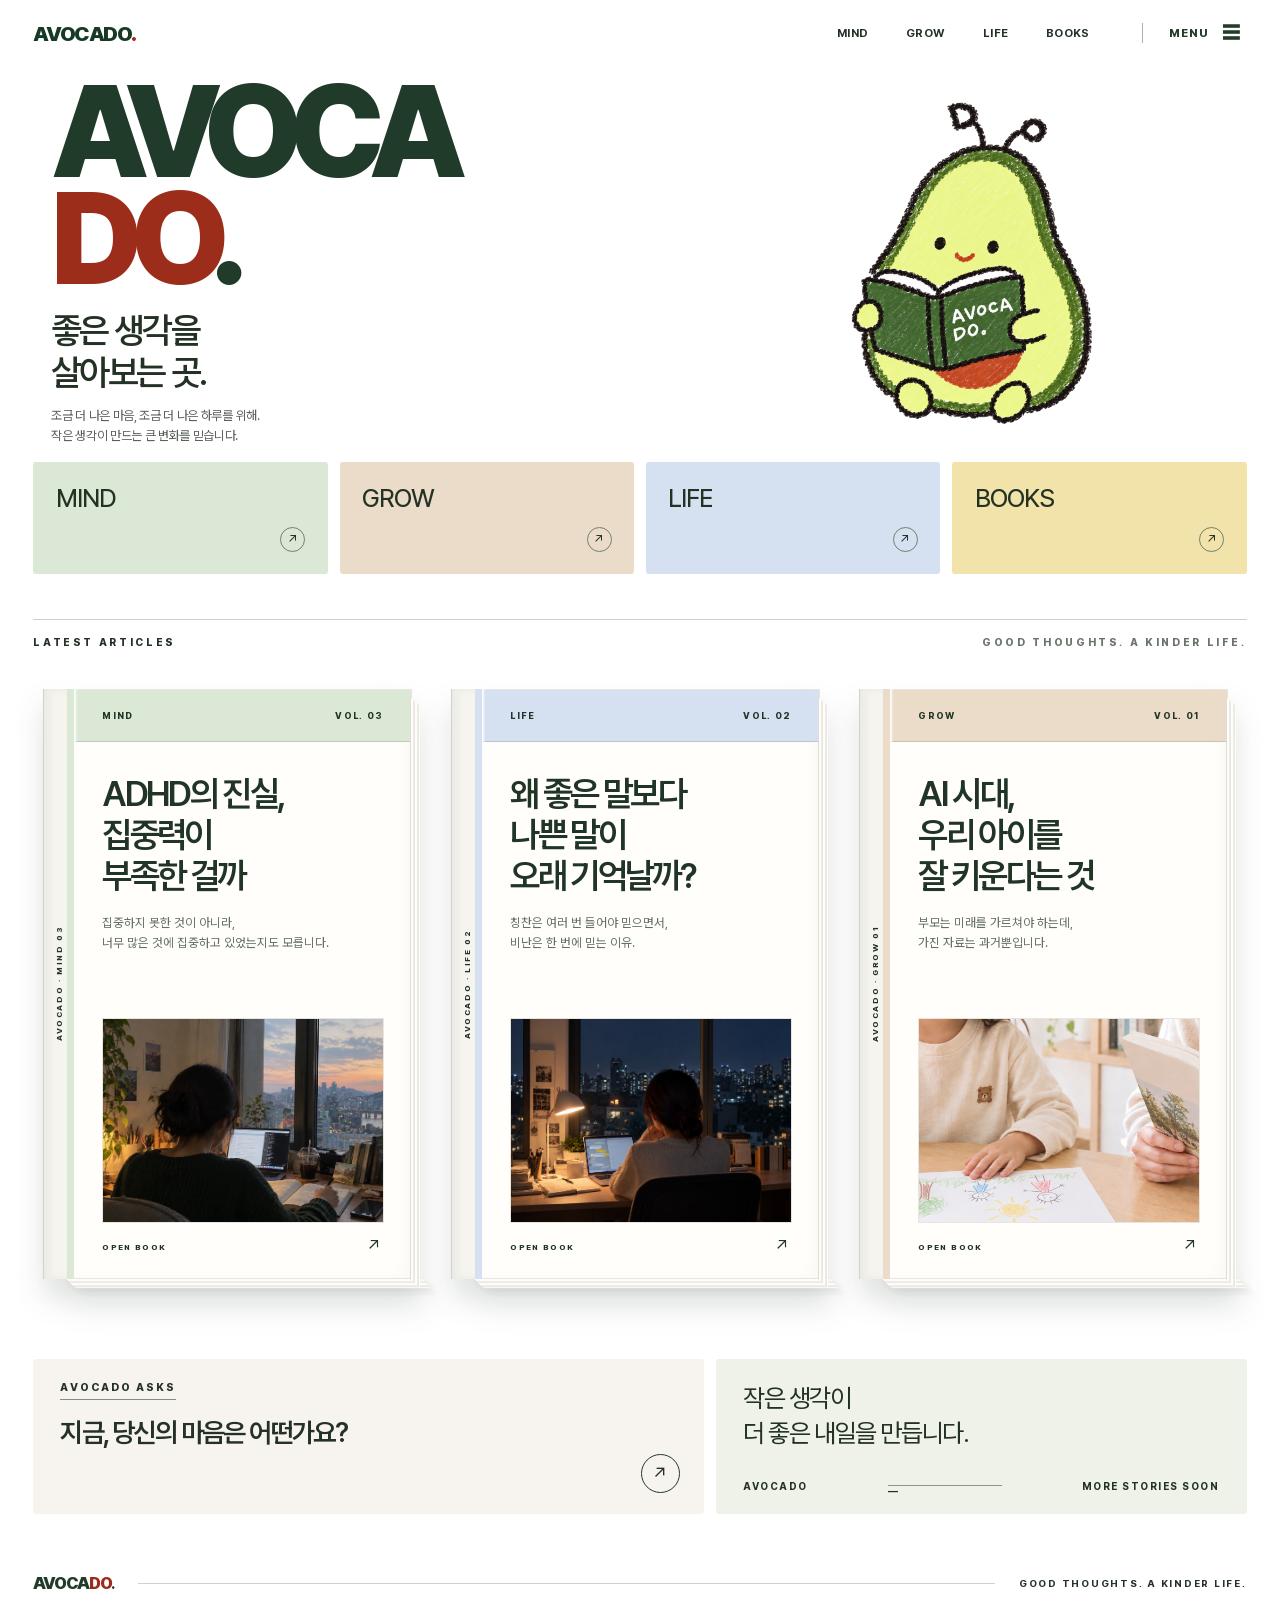
<file: index.html>
<!doctype html>
<html lang="ko">
<head>
  <meta charset="utf-8">
  <meta name="viewport" content="width=device-width, initial-scale=1">
  <meta name="theme-color" content="#ffffff">
  <meta name="description" content="AVOCADO — 좋은 생각을 살아보는 곳. 몸과 마음, 성장과 일상을 위한 독립 매거진.">
  <title>AVOCADO — 좋은 생각을 살아보는 곳</title>
  <link rel="stylesheet" href="assets/style.css?v=logo-2">
  <link rel="stylesheet" href="assets/avocado.css">
  <link rel="stylesheet" href="assets/sample.css?v=book-2">
  <script src="assets/app.js" defer></script>
</head>
<body data-page="home">
  <header class="sample-header wrap">
    <a class="sample-wordmark avocado-logo" href="index.html" aria-label="AVOCADO 홈">AVOCADO<span>.</span></a>
    <nav class="sample-nav" aria-label="주제 탐색">
      <a href="#latest" data-filter="MIND">MIND</a>
      <a href="#latest" data-filter="GROW">GROW</a>
      <a href="#latest" data-filter="LIFE">LIFE</a>
      <a href="#latest" data-filter="BOOKS">BOOKS</a>
    </nav>
    <button class="menu-button sample-menu" type="button" aria-expanded="false" aria-controls="mobile-nav">MENU <span>☰</span></button>
  </header>
  <nav id="mobile-nav" class="mobile-nav" aria-label="모바일 주제 탐색" hidden>
    <a href="#latest" data-filter="MIND">MIND</a><a href="#latest" data-filter="GROW">GROW</a><a href="#latest" data-filter="LIFE">LIFE</a><a href="#latest" data-filter="BOOKS">BOOKS</a>
  </nav>

  <main>
    <section class="sample-hero wrap" aria-labelledby="hero-title">
      <div class="sample-hero-copy">
        <h1 id="hero-title"><span>AVOCA</span><span class="sample-do">DO<b>.</b></span></h1>
        <p class="sample-hero-tagline">좋은 생각을<br>살아보는 곳.</p>
        <p class="sample-hero-description">조금 더 나은 마음, 조금 더 나은 하루를 위해.<br>작은 생각이 만드는 큰 변화를 믿습니다.</p>
      </div>
      <div class="sample-hero-mascot"><img src="assets/avocado-reading.png?v=2" alt="작은 책을 읽고 있는 아보카도 캐릭터"></div>
    </section>

    <section class="sample-categories wrap" aria-label="주제별 보기">
      <a href="#latest" class="sample-category" data-filter="MIND"><span>MIND</span><span class="category-arrow" aria-hidden="true">↗</span></a>
      <a href="#latest" class="sample-category" data-filter="GROW"><span>GROW</span><span class="category-arrow" aria-hidden="true">↗</span></a>
      <a href="#latest" class="sample-category" data-filter="LIFE"><span>LIFE</span><span class="category-arrow" aria-hidden="true">↗</span></a>
      <a href="#latest" class="sample-category" data-filter="BOOKS"><span>BOOKS</span><span class="category-arrow" aria-hidden="true">↗</span></a>
    </section>

    <section id="latest" class="sample-latest wrap" aria-labelledby="latest-title">
      <div class="sample-section-label"><h2 id="latest-title">LATEST ARTICLES</h2><span>GOOD THOUGHTS. A KINDER LIFE.</span></div>
      <div class="story-grid sample-story-grid book-grid">
        <a class="story-card book-volume book-volume-mind" href="adhd-attention-deficit.html" data-categories="MIND">
          <span class="book-spine">AVOCADO · MIND 03</span>
          <article class="book-cover">
            <div class="book-band"><span>MIND</span><span>VOL. 03</span></div>
            <h3>ADHD의 진실,<br>집중력이<br>부족한 걸까</h3>
            <p>집중하지 못한 것이 아니라,<br>너무 많은 것에 집중하고 있었는지도 모릅니다.</p>
            <div class="book-cover-image"><img src="assets/adhd-sunset-desk.png" alt="해 질 무렵 도시가 내려다보이는 책상에서 글을 쓰는 사람"></div>
            <span class="book-open">OPEN BOOK <b>↗</b></span>
          </article>
        </a>
        <a class="story-card book-volume book-volume-life" href="negativity-bias.html" data-categories="LIFE MIND">
          <span class="book-spine">AVOCADO · LIFE 02</span>
          <article class="book-cover">
            <div class="book-band"><span>LIFE</span><span>VOL. 02</span></div>
            <h3>왜 좋은 말보다<br>나쁜 말이<br>오래 기억날까?</h3>
            <p>칭찬은 여러 번 들어야 믿으면서,<br>비난은 한 번에 믿는 이유.</p>
            <div class="book-cover-image"><img src="assets/negativity-bias-night-thoughts-wide.png" alt="밤의 창가 책상에서 생각에 잠긴 사람"></div>
            <span class="book-open">OPEN BOOK <b>↗</b></span>
          </article>
        </a>
        <a class="story-card book-volume book-volume-grow" href="story.html" data-categories="KIDS GROW">
          <span class="book-spine">AVOCADO · GROW 01</span>
          <article class="book-cover">
            <div class="book-band"><span>GROW</span><span>VOL. 01</span></div>
            <h3>AI 시대,<br>우리 아이를<br>잘 키운다는 것</h3>
            <p>부모는 미래를 가르쳐야 하는데,<br>가진 자료는 과거뿐입니다.</p>
            <div class="book-cover-image"><img src="assets/child-drawing-avocado-banner-v2.png" alt="아이가 종이에 그림을 그리고 보호자가 곁에 있는 모습"></div>
            <span class="book-open">OPEN BOOK <b>↗</b></span>
          </article>
        </a>
      </div>
      <p class="empty-state" hidden>이 주제의 글은 준비 중입니다.</p>
    </section>

    <section class="sample-bottom wrap" aria-label="한 가지 더 생각해보기">
      <a class="sample-question" href="story.html#one-more-thought"><span>AVOCADO ASKS</span><strong>지금, 당신의 마음은 어떤가요?</strong><i aria-hidden="true">↗</i></a>
      <div class="sample-note"><p>작은 생각이<br>더 좋은 내일을 만듭니다.</p><span>AVOCADO <b>—</b> MORE STORIES SOON</span></div>
    </section>
  </main>

  <footer class="sample-footer wrap"><a class="sample-wordmark" href="index.html">AVOCA<span>DO</span><b>.</b></a><span class="sample-footer-line"></span><span>GOOD THOUGHTS. A KINDER LIFE.</span></footer>
</body>
</html>
</file>
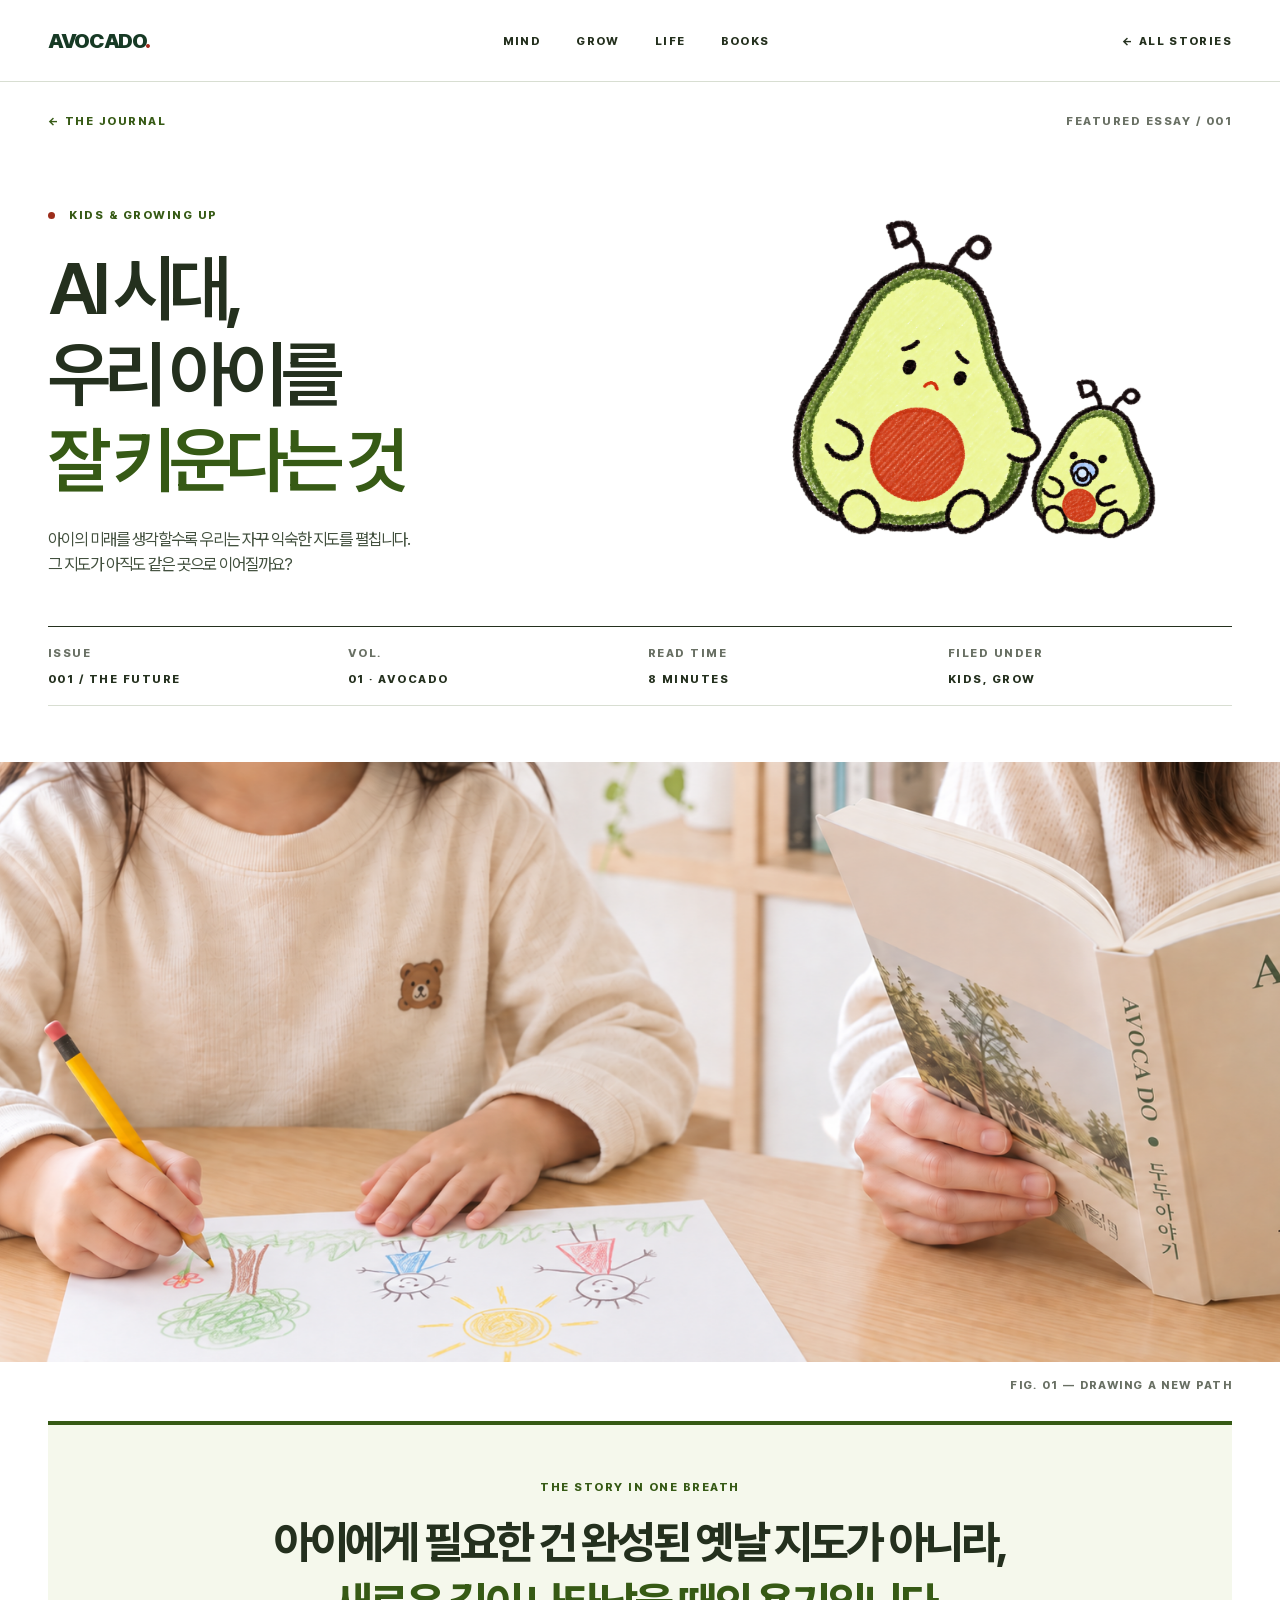
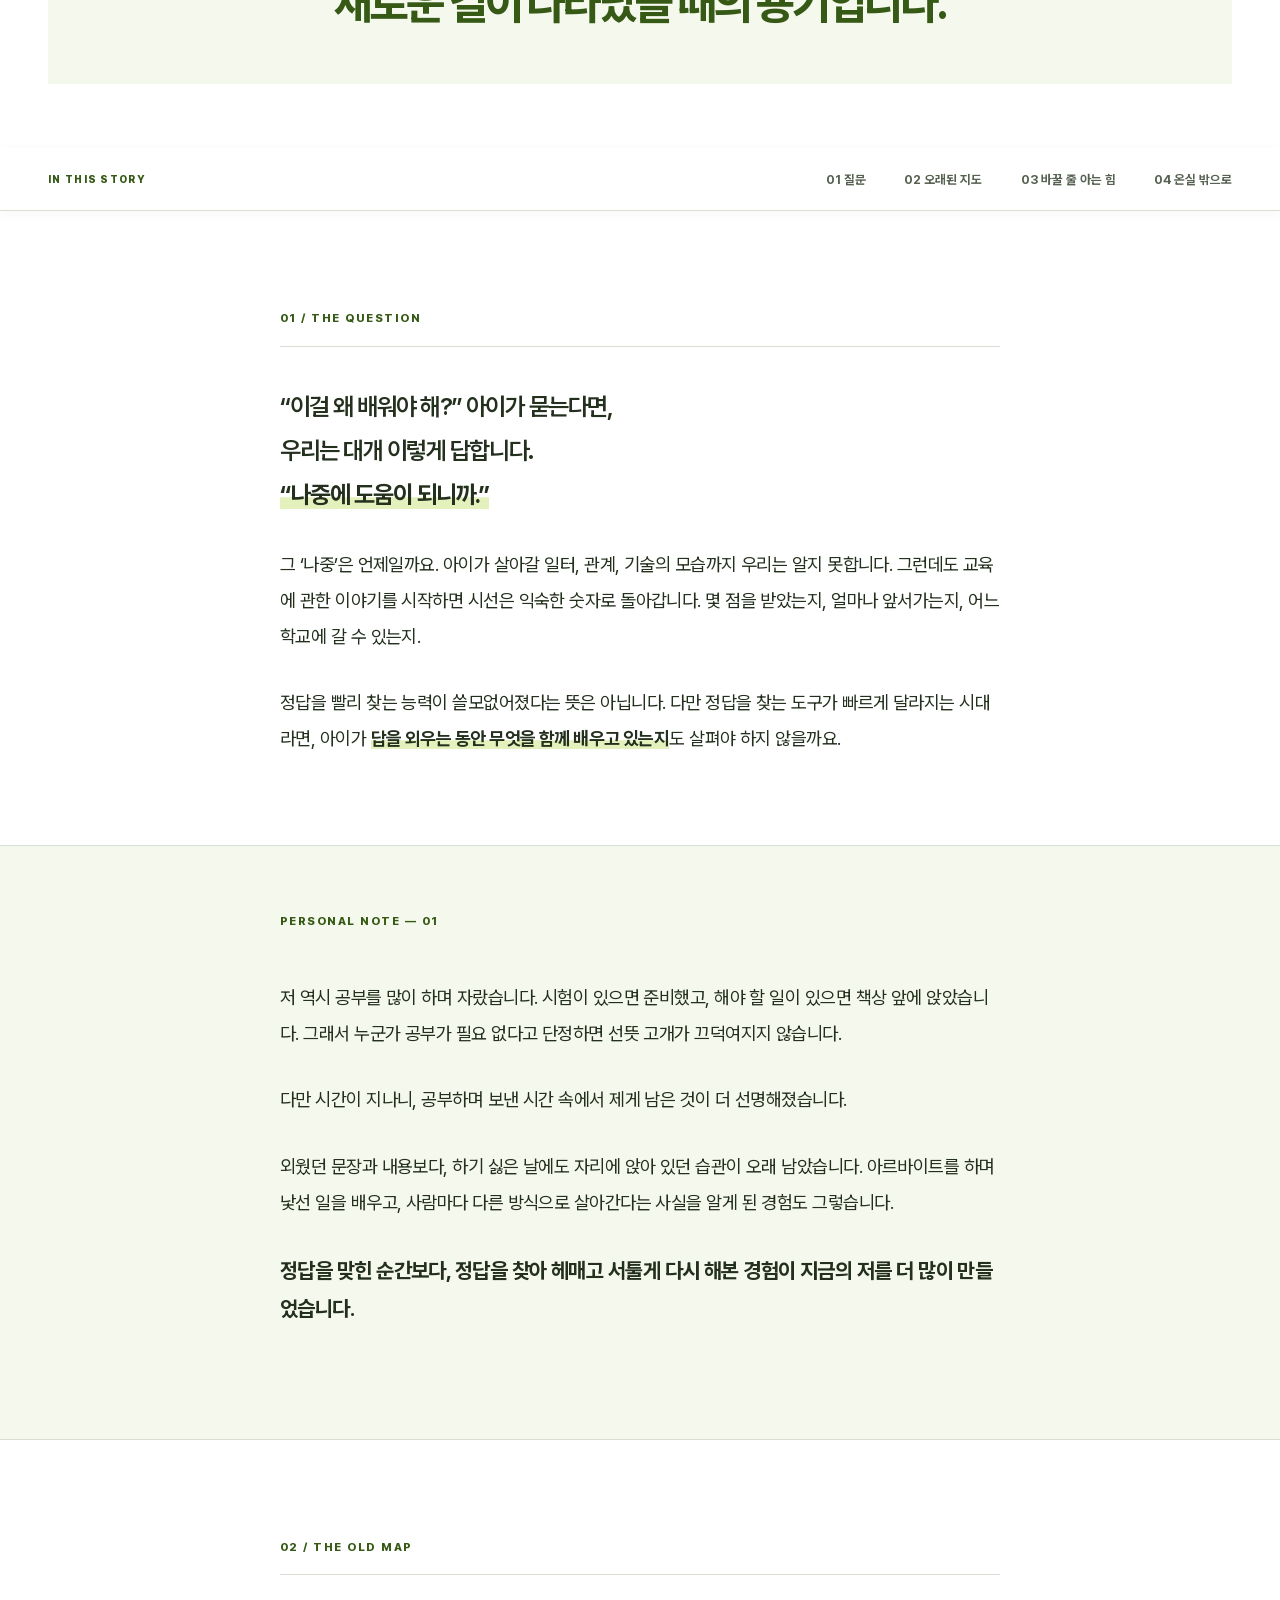
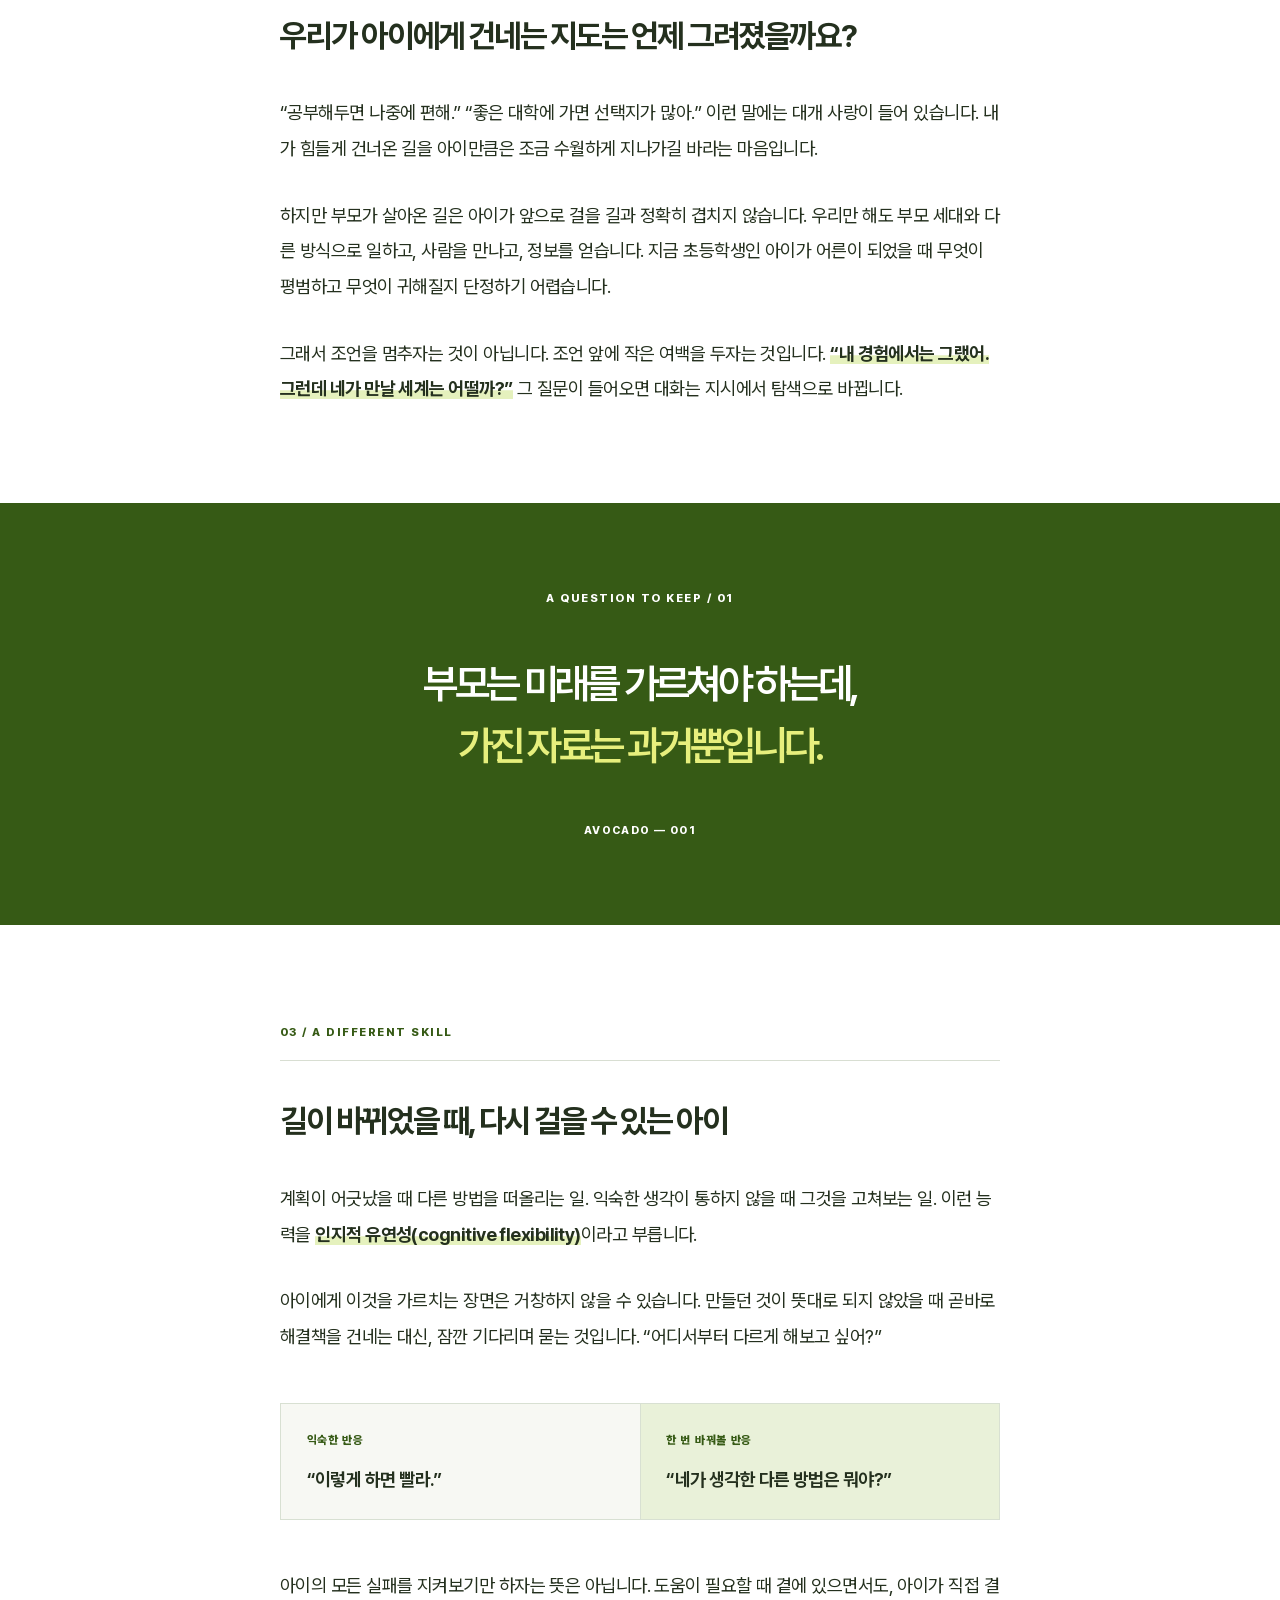
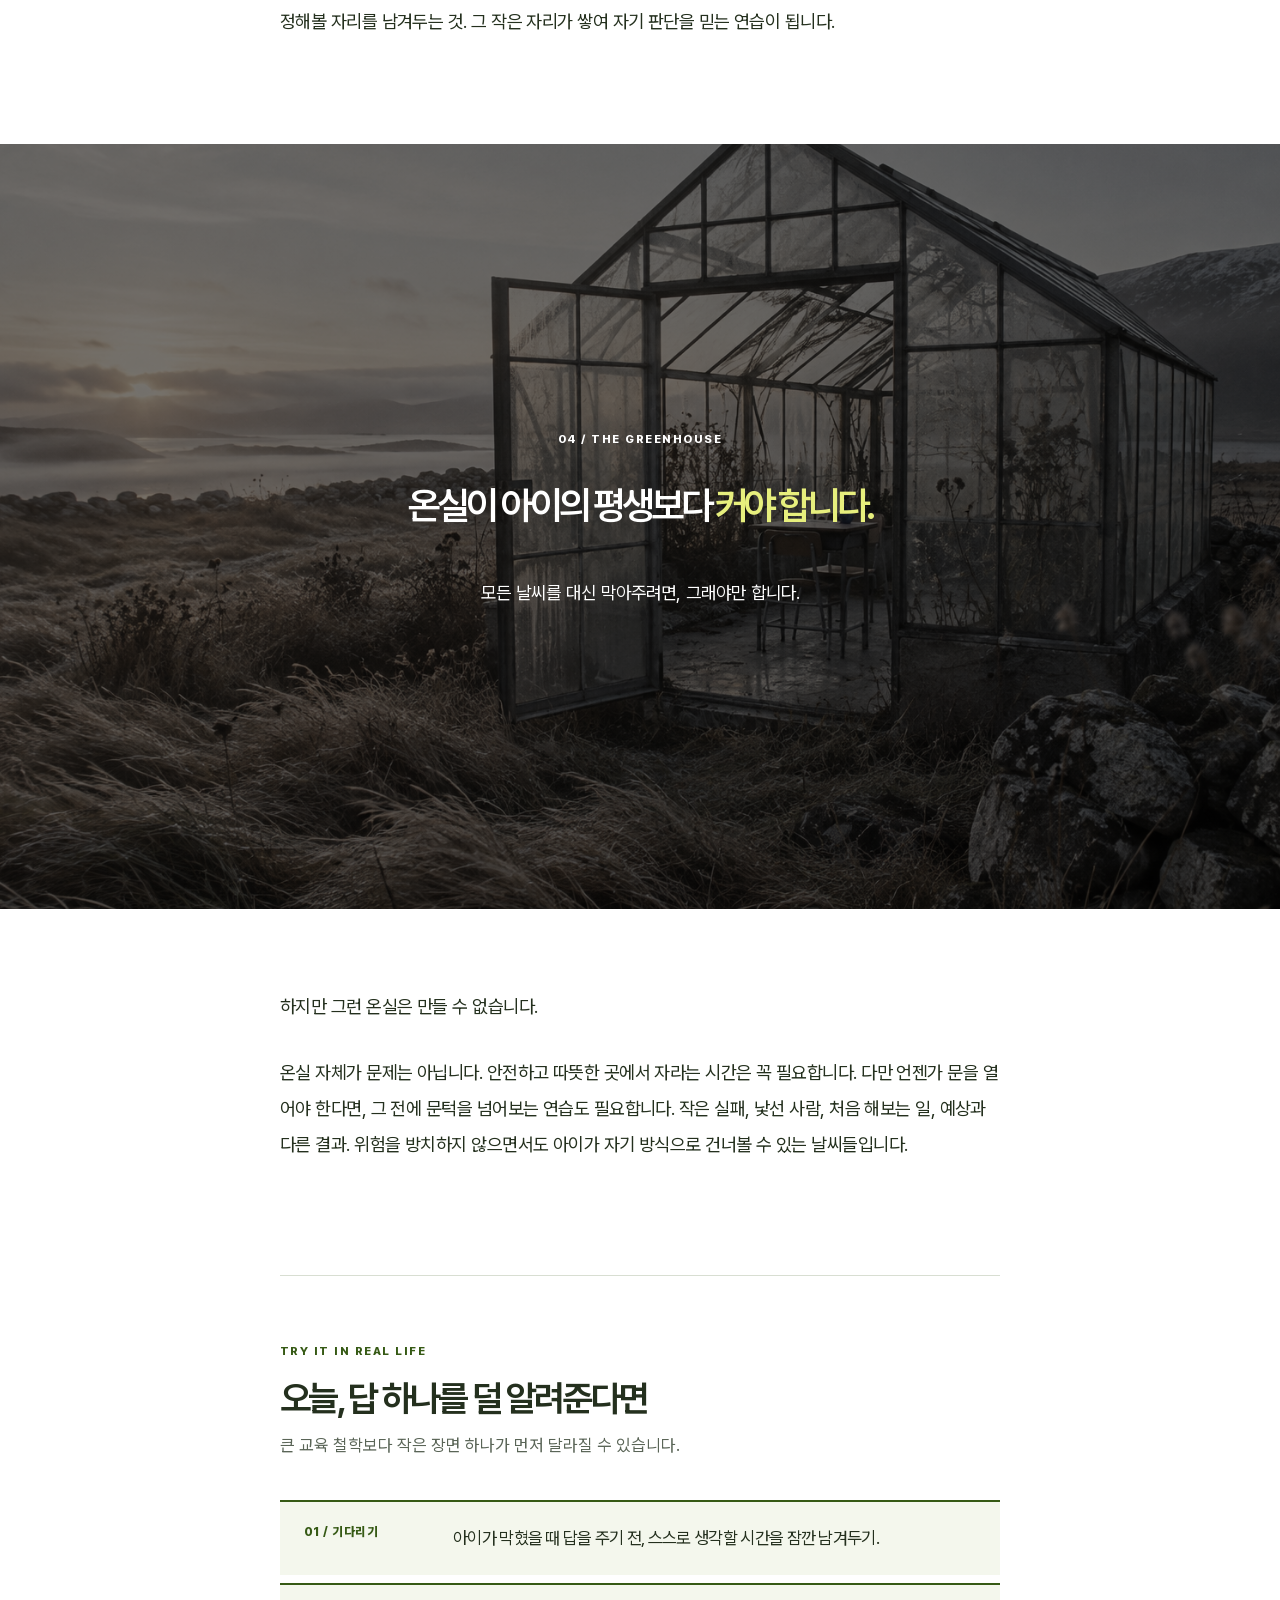
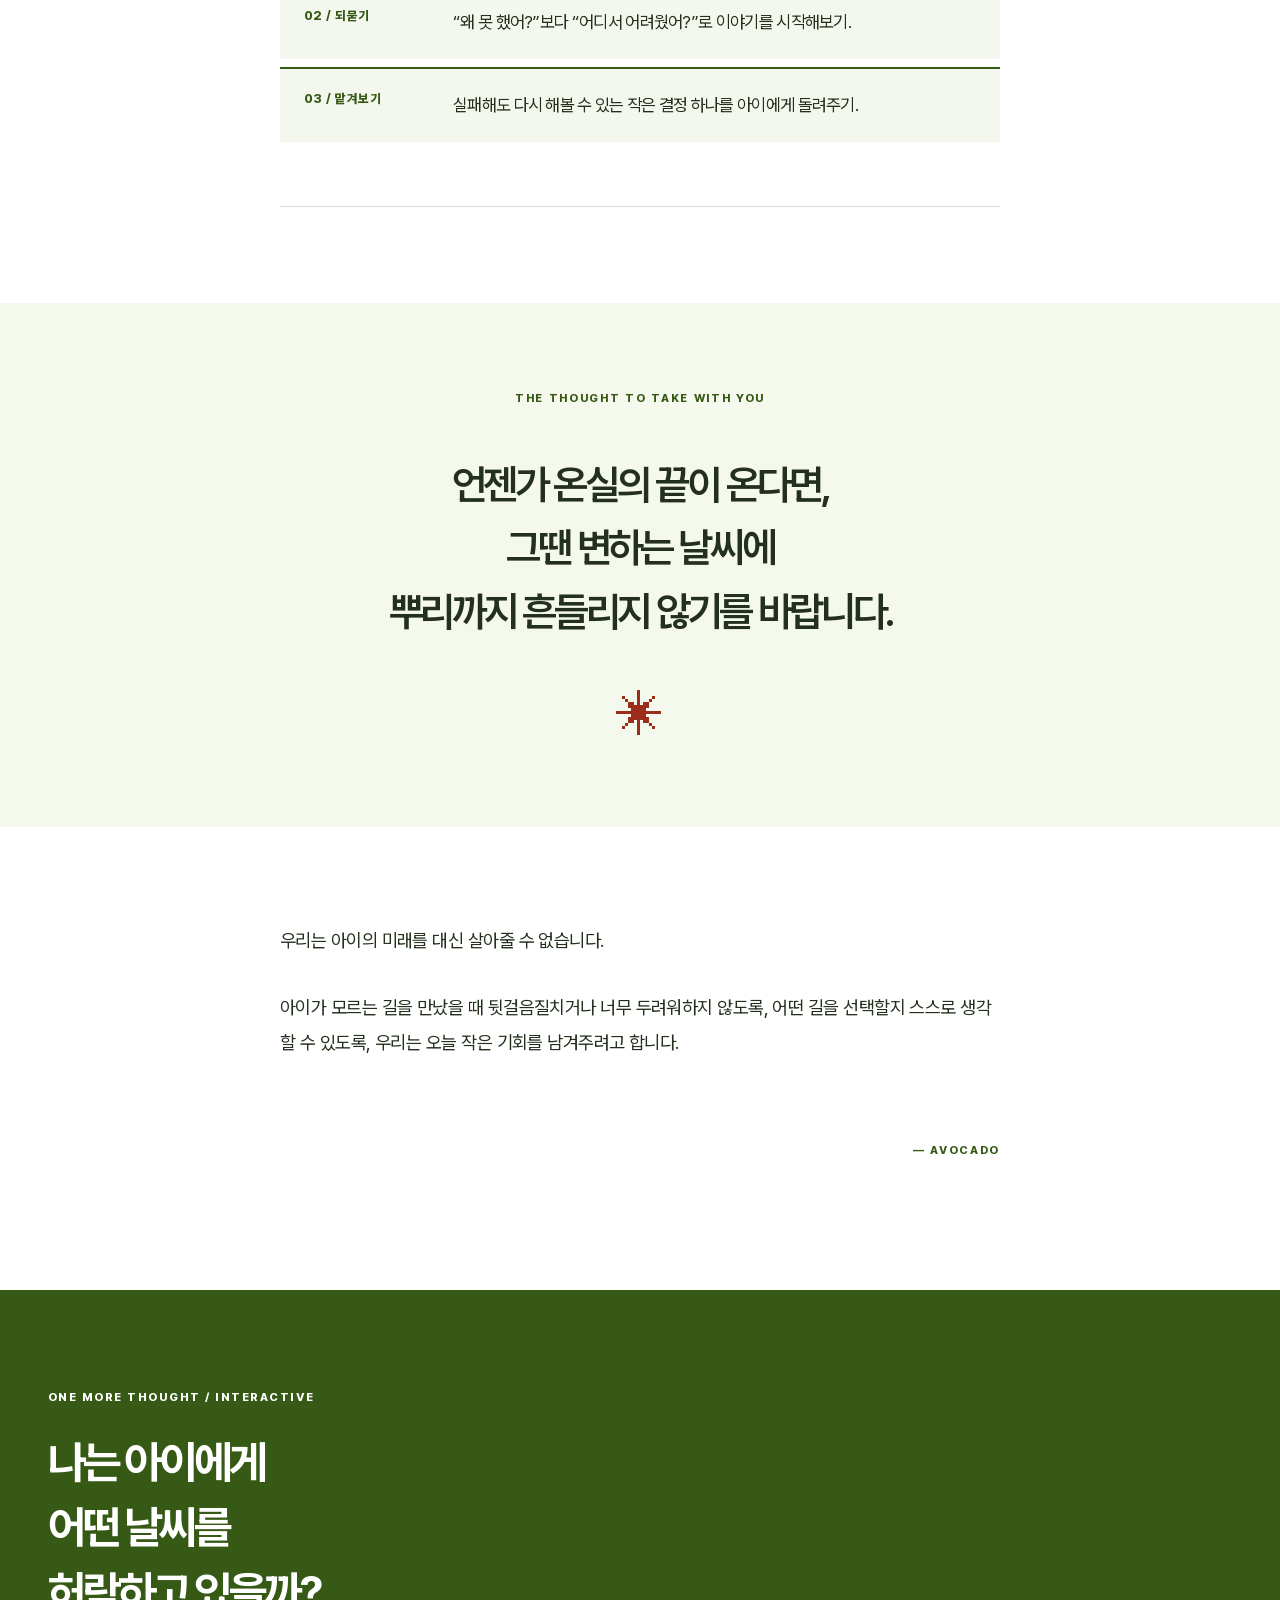
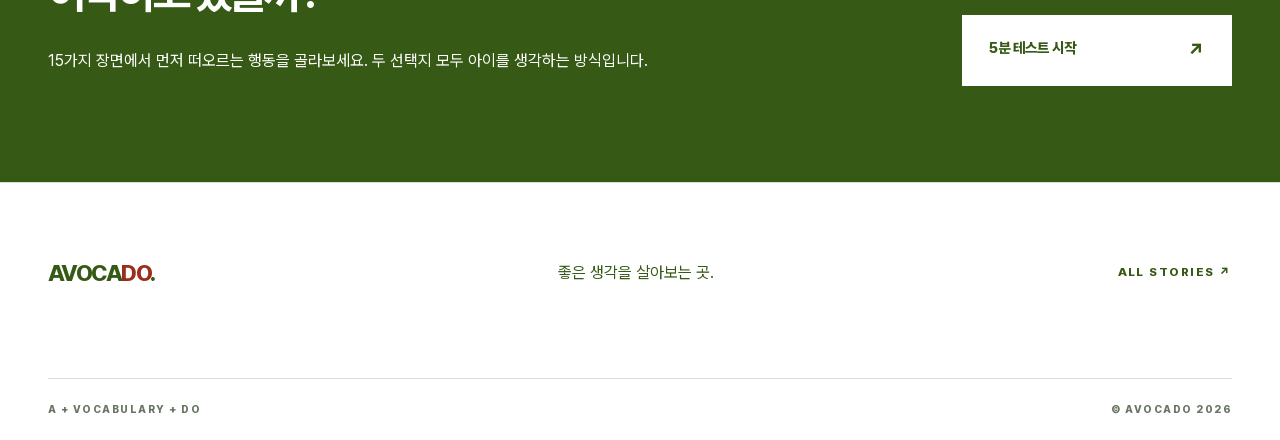
<file: story.html>
<!doctype html>
<html lang="ko">
<head>
  <meta charset="utf-8"><meta name="viewport" content="width=device-width, initial-scale=1"><meta name="theme-color" content="#ffffff">
  <meta name="description" content="아이에게 필요한 건 완성된 지도가 아니라, 길이 바뀌었을 때의 자신감. AI 시대의 아이 교육을 다시 생각하는 AVOCADO 에세이.">
  <title>AI 시대, 우리 아이를 잘 키운다는 것 — AVOCADO</title>
  <link rel="stylesheet" href="assets/style.css?v=logo-2"><link rel="stylesheet" href="assets/avocado.css"><link rel="stylesheet" href="assets/story-v2.css?v=10"><script src="assets/app.js?v=3" defer></script>
</head>
<body data-page="story">
  <div class="reading-progress" aria-hidden="true"><span></span></div>
  <header class="site-header"><a class="wordmark avocado-logo" href="index.html" aria-label="AVOCADO 홈">AVOCADO<span>.</span></a><nav class="desktop-nav" aria-label="주제 탐색"><a href="index.html#latest">MIND</a><a href="index.html#latest">GROW</a><a href="index.html#latest">LIFE</a><a href="index.html#latest">BOOKS</a></nav><a class="header-back" href="index.html">← ALL STORIES</a></header>
  <main>
    <article>
      <header class="article-header wrap">
        <div class="article-topline"><a href="index.html">← THE JOURNAL</a><span>FEATURED ESSAY / 001</span></div>
        <div class="article-head-grid">
          <div class="article-head-copy"><div class="article-label eyebrow"><span class="blue-dot"></span> KIDS & GROWING UP</div><h1>AI 시대,<br>우리 아이를<br><em>잘 키운다는 것</em></h1><p class="article-deck">아이의 미래를 생각할수록 우리는 자꾸 익숙한 지도를 펼칩니다.<br>그 지도가 아직도 같은 곳으로 이어질까요?</p></div>
          <img class="article-head-character" src="assets/avocado-parent-baby-v6.png" alt="아이를 걱정스럽게 바라보는 엄마 아보카두와 쪽쪽이를 문 아기 아보카두">
        </div>
        <div class="article-meta"><div><span>ISSUE</span><strong>001 / THE FUTURE</strong></div><div><span>VOL.</span><strong>01 · AVOCADO</strong></div><div><span>READ TIME</span><strong>8 MINUTES</strong></div><div><span>FILED UNDER</span><strong>KIDS, GROW</strong></div></div>
      </header>

      <figure class="article-hero"><img src="assets/child-drawing-avocado-banner-v2.png" alt="아이가 자신을 향해 놓인 종이에 서툰 그림을 그리는 동안 옆에서 아보카두 책을 읽는 보호자"><figcaption class="wrap">FIG. 01 — DRAWING A NEW PATH</figcaption></figure>
      <section class="story-thesis wrap" aria-labelledby="story-brief-title"><span class="eyebrow">THE STORY IN ONE BREATH</span><h2 id="story-brief-title">아이에게 필요한 건 완성된 옛날 지도가 아니라,<br> <em>새로운 길이 나타났을 때의 용기입니다.</em></h2></section>

      <nav class="story-chapters" aria-label="글 목차"><div class="wrap"><span>IN THIS STORY</span><a href="#the-question">01 질문</a><a href="#the-old-map">02 오래된 지도</a><a href="#a-different-skill">03 바꿀 줄 아는 힘</a><a href="#the-greenhouse">04 온실 밖으로</a></div></nav>

      <section id="the-question" class="article-body"><div class="chapter-mark">01 / THE QUESTION</div><p class="opening">“이걸 왜 배워야 해?” 아이가 묻는다면,<br>우리는 대개 이렇게 답합니다.<br><strong>“나중에 도움이 되니까.”</strong></p><p>그 ‘나중’은 언제일까요. 아이가 살아갈 일터, 관계, 기술의 모습까지 우리는 알지 못합니다. 그런데도 교육에 관한 이야기를 시작하면 시선은 익숙한 숫자로 돌아갑니다. 몇 점을 받았는지, 얼마나 앞서가는지, 어느 학교에 갈 수 있는지.</p><p>정답을 빨리 찾는 능력이 쓸모없어졌다는 뜻은 아닙니다. 다만 정답을 찾는 도구가 빠르게 달라지는 시대라면, 아이가 <strong>답을 외우는 동안 무엇을 함께 배우고 있는지</strong>도 살펴야 하지 않을까요.</p></section>

      <aside class="personal-note"><div class="article-body"><span class="eyebrow">PERSONAL NOTE — 01</span><p>저 역시 공부를 많이 하며 자랐습니다. 시험이 있으면 준비했고, 해야 할 일이 있으면 책상 앞에 앉았습니다. 그래서 누군가 공부가 필요 없다고 단정하면 선뜻 고개가 끄덕여지지 않습니다.</p><p>다만 시간이 지나니, 공부하며 보낸 시간 속에서 제게 남은 것이 더 선명해졌습니다.</p><p>외웠던 문장과 내용보다, 하기 싫은 날에도 자리에 앉아 있던 습관이 오래 남았습니다. 아르바이트를 하며 낯선 일을 배우고, 사람마다 다른 방식으로 살아간다는 사실을 알게 된 경험도 그렇습니다.</p><p class="note-close">정답을 맞힌 순간보다, 정답을 찾아 헤매고 서툴게 다시 해본 경험이 지금의 저를 더 많이 만들었습니다.</p></div></aside>

      <section id="the-old-map" class="article-body"><div class="chapter-mark">02 / THE OLD MAP</div><h2>우리가 아이에게 건네는 지도는 언제 그려졌을까요?</h2><p>“공부해두면 나중에 편해.” “좋은 대학에 가면 선택지가 많아.” 이런 말에는 대개 사랑이 들어 있습니다. 내가 힘들게 건너온 길을 아이만큼은 조금 수월하게 지나가길 바라는 마음입니다.</p><p>하지만 부모가 살아온 길은 아이가 앞으로 걸을 길과 정확히 겹치지 않습니다. 우리만 해도 부모 세대와 다른 방식으로 일하고, 사람을 만나고, 정보를 얻습니다. 지금 초등학생인 아이가 어른이 되었을 때 무엇이 평범하고 무엇이 귀해질지 단정하기 어렵습니다.</p><p>그래서 조언을 멈추자는 것이 아닙니다. 조언 앞에 작은 여백을 두자는 것입니다. <strong>“내 경험에서는 그랬어. 그런데 네가 만날 세계는 어떨까?”</strong> 그 질문이 들어오면 대화는 지시에서 탐색으로 바뀝니다.</p></section>

      <blockquote class="pull-quote"><span class="eyebrow">A QUESTION TO KEEP / 01</span><p>부모는 미래를 가르쳐야 하는데,<br><em>가진 자료는 과거뿐입니다.</em></p><span class="quote-index">AVOCADO — 001</span></blockquote>

      <section id="a-different-skill" class="concept-section"><div class="article-body"><div class="chapter-mark">03 / A DIFFERENT SKILL</div><h2>길이 바뀌었을 때, 다시 걸을 수 있는 아이</h2><p>계획이 어긋났을 때 다른 방법을 떠올리는 일. 익숙한 생각이 통하지 않을 때 그것을 고쳐보는 일. 이런 능력을 <strong>인지적 유연성(cognitive flexibility)</strong>이라고 부릅니다.</p><p>아이에게 이것을 가르치는 장면은 거창하지 않을 수 있습니다. 만들던 것이 뜻대로 되지 않았을 때 곧바로 해결책을 건네는 대신, 잠깐 기다리며 묻는 것입니다. “어디서부터 다르게 해보고 싶어?”</p><div class="story-choice"><div><span>익숙한 반응</span><p>“이렇게 하면 빨라.”</p></div><div><span>한 번 바꿔볼 반응</span><p>“네가 생각한 다른 방법은 뭐야?”</p></div></div><p>아이의 모든 실패를 지켜보기만 하자는 뜻은 아닙니다. 도움이 필요할 때 곁에 있으면서도, 아이가 직접 결정해볼 자리를 남겨두는 것. 그 작은 자리가 쌓여 자기 판단을 믿는 연습이 됩니다.</p></div></section>

      <section id="the-greenhouse" class="greenhouse-section" aria-labelledby="greenhouse-title"><div class="greenhouse-image"></div><div class="greenhouse-overlay"><span class="eyebrow">04 / THE GREENHOUSE</span><h2 id="greenhouse-title">온실이 아이의 평생보다 <em>커야 합니다.</em></h2><p>모든 날씨를 대신 막아주려면, 그래야만 합니다.</p></div></section>
      <div class="article-body after-greenhouse"><p>하지만 그런 온실은 만들 수 없습니다.</p><p>온실 자체가 문제는 아닙니다. 안전하고 따뜻한 곳에서 자라는 시간은 꼭 필요합니다. 다만 언젠가 문을 열어야 한다면, 그 전에 문턱을 넘어보는 연습도 필요합니다. 작은 실패, 낯선 사람, 처음 해보는 일, 예상과 다른 결과. 위험을 방치하지 않으면서도 아이가 자기 방식으로 건너볼 수 있는 날씨들입니다.</p></div>

      <section class="small-practice wrap" aria-labelledby="practice-title"><span class="eyebrow">TRY IT IN REAL LIFE</span><h2 id="practice-title">오늘, 답 하나를 덜 알려준다면</h2><p class="practice-intro">큰 교육 철학보다 작은 장면 하나가 먼저 달라질 수 있습니다.</p><div class="practice-grid"><div><span>01 / 기다리기</span><p>아이가 막혔을 때 답을 주기 전, 스스로 생각할 시간을 잠깐 남겨두기.</p></div><div><span>02 / 되묻기</span><p>“왜 못 했어?”보다 “어디서 어려웠어?”로 이야기를 시작해보기.</p></div><div><span>03 / 맡겨보기</span><p>실패해도 다시 해볼 수 있는 작은 결정 하나를 아이에게 돌려주기.</p></div></div></section>

      <blockquote class="closing-quote"><span>THE THOUGHT TO TAKE WITH YOU</span><p>언젠가 온실의 끝이 온다면,<br>그땐 변하는 날씨에<br>뿌리까지 흔들리지 않기를 바랍니다.</p><span class="closing-asterisk" aria-hidden="true">✳</span></blockquote>
      <div class="article-body article-end"><p>우리는 아이의 미래를 대신 살아줄 수 없습니다.</p><p>아이가 모르는 길을 만났을 때 뒷걸음질치거나 너무 두려워하지 않도록, 어떤 길을 선택할지 스스로 생각할 수 있도록, 우리는 오늘 작은 기회를 남겨주려고 합니다.</p><div class="end-mark">— AVOCADO</div></div>
    </article>

    <section class="thought-cta" id="one-more-thought" aria-labelledby="thought-title"><div class="wrap thought-inner"><div><span class="eyebrow">ONE MORE THOUGHT / INTERACTIVE</span><h2 id="thought-title">나는 아이에게<br>어떤 날씨를<br>허락하고 있을까?</h2><p>15가지 장면에서 먼저 떠오르는 행동을 골라보세요. 두 선택지 모두 아이를 생각하는 방식입니다.</p></div><button type="button" class="cta-button" id="open-test">5분 테스트 시작 <span>↗</span></button></div></section>
  </main>

  <footer class="site-footer"><div class="wrap footer-inner"><a class="wordmark" href="index.html">AVOCA<span class="wordmark-do">DO</span><span class="wordmark-dot">.</span></a><p>좋은 생각을 살아보는 곳.</p><a href="index.html" class="back-top">ALL STORIES ↗</a></div><div class="wrap footer-line"><span>A + VOCABULARY + DO</span><span>© AVOCADO 2026</span></div></footer>

  <div class="test-modal" id="test-modal" hidden><div class="test-backdrop" data-close-test></div><div class="test-dialog" role="dialog" aria-modal="true" aria-labelledby="test-title"><button class="test-close" type="button" data-close-test aria-label="테스트 닫기">×</button><div class="test-header"><span class="eyebrow">ONE MORE THOUGHT / 5 MIN TEST</span><span id="test-step-label">01 / 15</span></div><div id="test-content" aria-live="polite"></div></div></div>
</body>
</html>
</file>
<file: assets/style.css>
@font-face{font-family:'Pretendard';src:url('./PretendardVariable.woff2') format('woff2');font-style:normal;font-weight:100 900;font-display:swap}
:root{--ivory:#f5f2eb;--paper:#faf8f3;--charcoal:#222321;--muted:#73736e;--line:#d7d4ca;--blue:#244fd6;--darkblue:#183caf;--serif:'Pretendard',sans-serif;--sans:'Pretendard',sans-serif}
*{box-sizing:border-box}html{scroll-behavior:smooth}body{margin:0;background:var(--ivory);color:var(--charcoal);font-family:var(--sans);-webkit-font-smoothing:antialiased}body.modal-open{overflow:hidden}a{color:inherit;text-decoration:none}button{font:inherit}button,a{-webkit-tap-highlight-color:transparent}button:focus-visible,a:focus-visible{outline:2px solid var(--blue);outline-offset:4px}img{display:block;max-width:100%}.wrap{width:min(100% - 7.5vw,1440px);margin-inline:auto}.eyebrow,.section-bar,.card-top,.card-bottom,.story-count,.article-meta,.chapter-mark,.site-footer,.image-index,.article-topline,.test-header{font-size:.72rem;font-weight:800;letter-spacing:.13em}.blue-dot{display:inline-block;width:7px;height:7px;border-radius:50%;background:var(--blue);vertical-align:middle;margin-right:.6rem}.small-rule{display:inline-block;width:32px;height:1px;background:currentColor;margin:0 .8rem;vertical-align:middle}
.site-header{height:82px;padding:0 3.75vw;display:flex;align-items:center;border-bottom:1px solid var(--line);position:relative;z-index:10;background:var(--ivory)}.wordmark{font-weight:800;font-size:1.35rem;letter-spacing:-.07em;white-space:nowrap}.wordmark span{color:var(--blue);padding:0 .08em}.desktop-nav{display:flex;gap:2.2rem;margin:auto;font-size:.72rem;font-weight:800;letter-spacing:.12em}.desktop-nav a{transition:color .2s}.desktop-nav a:hover{color:var(--blue)}.menu-button{display:none;border:0;background:none;font-size:.75rem;font-weight:800;letter-spacing:.1em;cursor:pointer}.menu-button span{color:var(--blue);font-size:1.3rem;vertical-align:middle}.mobile-nav{display:none}.header-back{font-size:.72rem;font-weight:800;letter-spacing:.12em}
.site-header .wordmark{color:#173a25;font-size:21px;font-weight:950;letter-spacing:-.065em}.site-header .wordmark .wordmark-do{color:inherit;padding:0}.site-header .wordmark .wordmark-dot{color:#a62b1d;padding:0}
.site-header .avocado-logo{color:#173a25!important;font-family:'Pretendard',sans-serif;font-size:21px;font-weight:950;line-height:1;letter-spacing:-.065em;white-space:nowrap}.site-header .avocado-logo span{color:#a62b1d!important;padding:0!important}
.home-intro{padding-top:5.4rem;padding-bottom:4rem}.intro-kicker{display:flex;align-items:center;gap:.4rem;color:#4e504b}.kicker-rule{height:1px;background:var(--line);width:48px;margin:0 .75rem}.home-intro h1{font-size:clamp(7rem,20.5vw,21rem);line-height:.79;letter-spacing:-.09em;font-weight:800;margin:4rem 0 3.8rem}.home-intro h1 em{font-style:normal;color:var(--blue)}.intro-bottom{display:flex;align-items:flex-end;gap:2rem;border-top:1px solid var(--charcoal);padding-top:1.3rem}.intro-bottom p{margin:0}.intro-bottom p:first-child{font-size:clamp(1.1rem,2vw,1.9rem);font-weight:700;line-height:1.35;letter-spacing:-.05em}.intro-mark{font-size:2.5rem;margin:auto;color:var(--blue)}.intro-korean{font-family:var(--serif);font-size:1.02rem;line-height:1.7;text-align:right}
.lead-story{padding-top:4rem;padding-bottom:7rem}.section-bar{display:flex;justify-content:space-between;border-top:1px solid var(--charcoal);padding:1rem 0 1.2rem}.lead-layout{display:grid;grid-template-columns:1.18fr 1fr;min-height:600px;overflow:hidden}.lead-image{position:relative;min-height:600px;overflow:hidden;background:#99958e}.lead-image img{width:100%;height:100%;object-fit:cover;position:absolute;inset:0;filter:saturate(.72);transition:transform .6s}.lead-layout:hover img{transform:scale(1.035)}.image-index{position:absolute;bottom:1.5rem;left:1.5rem;color:white;text-shadow:0 1px 8px #222}.lead-copy{background:#eae6dd;padding:clamp(2rem,5vw,5.6rem);display:flex;flex-direction:column;align-items:flex-start}.lead-copy .eyebrow{color:var(--blue)}.lead-copy h2{font-family:var(--serif);font-weight:600;font-size:clamp(2.4rem,4.3vw,5.2rem);letter-spacing:-.09em;line-height:1.38;margin:3.5rem 0 1.6rem}.lead-deck{font-size:clamp(1rem,1.35vw,1.3rem);line-height:1.65;font-weight:600;letter-spacing:-.04em}.text-link{margin-top:auto;padding-top:2rem;border-bottom:1px solid var(--charcoal);font-size:.78rem;font-weight:800;letter-spacing:.13em;padding-bottom:.7rem;min-width:220px;display:flex;justify-content:space-between}.text-link span{font-size:1.3rem;color:var(--blue)}
.manifesto{background:var(--blue);color:var(--ivory)}.manifesto-inner{min-height:390px;padding-top:3.3rem;padding-bottom:3.5rem;position:relative}.manifesto p{font-family:var(--serif);font-size:clamp(2rem,5vw,5.2rem);letter-spacing:-.09em;line-height:1.42;margin:3.4rem 0 0}.manifesto em{font-style:normal;color:#c6d2ff}.asterisk{position:absolute;right:1rem;bottom:1.6rem;font-size:7rem;font-weight:300;line-height:1}
.stories{padding-top:8rem;padding-bottom:10rem}.section-heading{display:flex;align-items:end;justify-content:space-between}.section-heading h2{font-family:var(--serif);font-size:clamp(2.4rem,4vw,4.5rem);letter-spacing:-.08em;margin:.7rem 0 0}.title-period{color:var(--blue)}.story-count{color:var(--muted)}.filter-row{border-top:1px solid var(--charcoal);border-bottom:1px solid var(--line);margin-top:3rem;display:flex;gap:1.8rem;overflow-x:auto}.filter{border:0;background:none;color:#777771;white-space:nowrap;padding:1.1rem 0;font-size:.75rem;font-weight:800;letter-spacing:.12em;cursor:pointer;border-bottom:2px solid transparent}.filter:hover,.filter.is-active{color:var(--blue);border-bottom-color:var(--blue)}.story-grid{display:grid;grid-template-columns:repeat(3,1fr)}.story-card{min-height:390px;border-bottom:1px solid var(--line);border-right:1px solid var(--line);padding:2rem 2rem 1.8rem 0;margin-right:2rem;display:flex;flex-direction:column}.story-card:nth-child(3n){border-right:0;margin-right:0}.story-card[hidden]{display:none}.story-card[href]:hover h3{color:var(--blue)}.card-top{display:flex;justify-content:space-between;color:var(--blue)}.card-top b{font-weight:800}.card-top span{font-size:1.35rem;line-height:.7}.story-card h3{font-family:var(--serif);font-size:clamp(1.55rem,2.25vw,2.55rem);line-height:1.46;letter-spacing:-.075em;font-weight:600;margin:3.1rem 0 1rem;transition:color .2s}.story-card p{color:var(--muted);font-size:.94rem;margin:0}.card-bottom{border-top:1px solid var(--line);margin-top:auto;padding-top:1rem;display:flex;justify-content:space-between;color:var(--muted)}.empty-state{padding:3rem 0;color:var(--muted)}
.site-footer{background:var(--charcoal);color:var(--ivory)}.footer-inner{display:flex;align-items:center;justify-content:space-between;padding-top:4rem;padding-bottom:5rem}.footer-inner p{font-family:var(--serif);font-weight:400;font-size:1rem;letter-spacing:0}.back-top{font-size:.74rem}.footer-line{border-top:1px solid #555651;display:flex;justify-content:space-between;padding:1.5rem 0;color:#aaa9a2;font-size:.65rem}
.reading-progress{position:fixed;top:0;left:0;width:100%;height:3px;z-index:30;pointer-events:none}.reading-progress span{display:block;width:0;height:100%;background:var(--blue)}.article-header{padding-top:2rem;padding-bottom:5rem}.article-topline{display:flex;justify-content:space-between;color:var(--muted)}.article-topline a{color:var(--blue)}.article-label{margin-top:7rem;color:var(--blue)}.article-header h1{font-family:var(--serif);font-size:clamp(3.2rem,7.6vw,8.5rem);font-weight:600;letter-spacing:-.1em;line-height:1.23;margin:1.7rem 0 2rem}.article-header h1 em{font-style:normal;color:var(--blue)}.article-deck{font-family:var(--serif);font-size:clamp(1.2rem,2vw,2rem);line-height:1.75;letter-spacing:-.06em;margin:0 0 6rem}.article-meta{display:grid;grid-template-columns:repeat(4,1fr);border-top:1px solid var(--charcoal);border-bottom:1px solid var(--line);padding:1.2rem 0;gap:1rem}.article-meta div{display:flex;flex-direction:column;gap:.7rem}.article-meta span{color:var(--muted)}.article-meta strong{font-weight:800;font-size:.72rem}.article-hero{margin:0}.article-hero img{width:100%;height:min(68vw,700px);object-fit:cover;filter:saturate(.75)}.article-hero figcaption{text-align:right;padding-top:1rem;color:var(--muted);font-size:.7rem;font-weight:800;letter-spacing:.12em}.article-body{max-width:720px;margin:0 auto;font-family:var(--serif);font-size:1.15rem;line-height:2.05;letter-spacing:-.03em}.article-body p{margin:0 0 1.8rem}.article-body strong{font-weight:700;box-shadow:inset 0 -.48em #dbe2fa}.article-body .opening{font-size:1.52rem;font-weight:600;line-height:1.8;letter-spacing:-.06em}.article-body h2{font-size:clamp(1.9rem,3vw,3.1rem);line-height:1.5;letter-spacing:-.075em;margin:2rem 0 2.3rem}.chapter-mark{font-family:var(--sans);color:var(--blue);border-bottom:1px solid var(--line);padding-bottom:1rem;margin-top:7rem;margin-bottom:2.4rem}.personal-note{background:#e8e5dc;margin:7rem 0;padding:1rem 0 5rem;border-top:1px solid var(--line);border-bottom:1px solid var(--line)}.personal-note .eyebrow{font-family:var(--sans);color:var(--blue);display:block;margin:3rem 0}.personal-note .note-close{font-weight:700;font-size:1.32rem;line-height:1.8;margin-top:2rem}.pull-quote{background:var(--blue);color:var(--ivory);margin:7rem 0;padding:6rem 6vw;position:relative}.pull-quote .eyebrow{display:block;text-align:center}.pull-quote p{font-family:var(--serif);font-size:clamp(2rem,4.3vw,5rem);font-weight:600;line-height:1.5;letter-spacing:-.09em;text-align:center;margin:3rem 0}.pull-quote em{font-style:normal;color:#c5d0ff}.quote-index{display:block;text-align:center;font-size:.68rem;font-weight:800;letter-spacing:.13em}.concept-section{position:relative}.margin-note{position:absolute;left:calc(100% + 3.5rem);top:18rem;width:205px;border-top:2px solid var(--blue);font-family:var(--sans);font-size:.8rem;line-height:1.6;letter-spacing:0;padding-top:.8rem}.margin-note span{display:block;color:var(--blue);font-weight:800;font-size:.68rem;letter-spacing:.13em}.margin-note strong{display:block;font-size:1rem;line-height:1.35;margin:1rem 0}.margin-note p{margin:0;color:var(--muted)}.greenhouse-section{margin-top:8rem;height:min(85vh,800px);min-height:590px;position:relative;color:#fff;overflow:hidden}.greenhouse-image{position:absolute;inset:0;background:url('greenhouse.png') center/cover;filter:brightness(.48) saturate(.62);transform:scale(1.03)}.greenhouse-overlay{position:relative;z-index:1;height:100%;display:flex;flex-direction:column;justify-content:center;align-items:center;text-align:center;padding:3rem}.greenhouse-overlay h2{font-family:var(--serif);font-size:clamp(2.7rem,6vw,6.8rem);letter-spacing:-.1em;line-height:1.42;font-weight:600;margin:2rem 0}.greenhouse-overlay h2 em{font-style:normal;color:#a9baf9}.greenhouse-overlay p{font-family:var(--serif);font-size:1.12rem}.after-greenhouse{padding-top:5rem}.closing-quote{margin:7rem 0;background:#e6e2d8;min-height:520px;padding:5.5rem 5vw;display:flex;flex-direction:column;align-items:center;text-align:center;position:relative}.closing-quote>span:first-child{font-family:var(--sans);font-size:.7rem;font-weight:800;letter-spacing:.15em;color:var(--blue)}.closing-quote p{font-family:var(--serif);font-size:clamp(2rem,4.2vw,4.7rem);font-weight:600;line-height:1.55;letter-spacing:-.08em;margin:3rem 0}.closing-asterisk{color:var(--blue);font-size:3rem;line-height:1}.article-end{padding-bottom:8rem}.end-mark{text-align:right;font-family:var(--sans);font-size:.7rem;font-weight:800;letter-spacing:.15em;color:var(--blue);padding-top:3rem}.thought-cta{background:var(--blue);color:#fff}.thought-inner{display:flex;align-items:end;justify-content:space-between;gap:3rem;padding-top:6rem;padding-bottom:6rem}.thought-inner h2{font-family:var(--serif);font-size:clamp(2.5rem,5vw,5.2rem);line-height:1.45;letter-spacing:-.09em;margin:1.6rem 0}.thought-inner p{font-size:1rem}.cta-button{background:var(--ivory);color:var(--blue);border:0;padding:1.5rem 1.7rem;min-width:270px;display:flex;justify-content:space-between;font-size:.9rem;font-weight:800;cursor:pointer}.cta-button span{font-size:1.2rem}.cta-button:hover{background:#dfe6ff}
.test-modal[hidden]{display:none}.test-modal{position:fixed;inset:0;z-index:50;display:grid;place-items:center;padding:1rem}.test-backdrop{position:absolute;inset:0;background:rgba(20,22,23,.72)}.test-dialog{background:var(--paper);position:relative;width:min(100%,650px);max-height:min(90vh,780px);overflow-y:auto;padding:2.5rem 3rem 3rem;box-shadow:0 25px 80px #0003}.test-close{position:absolute;right:2rem;top:1.5rem;border:0;background:transparent;font-size:2rem;cursor:pointer;color:var(--blue)}.test-header{display:flex;justify-content:space-between;align-items:center;border-bottom:1px solid var(--line);padding-bottom:1.3rem;padding-right:2.5rem;color:var(--blue)}.test-dialog h2{font-family:var(--serif);font-size:clamp(1.8rem,4vw,2.8rem);line-height:1.45;letter-spacing:-.07em;margin:2.5rem 0}.test-dialog p{font-family:var(--serif);font-size:1rem;line-height:1.9}.test-option{display:block;width:100%;text-align:left;background:transparent;border:1px solid var(--line);padding:1.2rem 1.3rem;margin:.8rem 0;cursor:pointer;font-size:1rem;line-height:1.55}.test-option:hover,.test-option:focus-visible{border-color:var(--blue);background:#e9edfa}.test-result-kicker{color:var(--blue);font-weight:800;font-size:.75rem;letter-spacing:.12em}.test-reset{background:var(--blue);color:white;border:0;padding:1rem 1.5rem;cursor:pointer;margin-top:1.5rem}.test-disclaimer{font-family:var(--sans)!important;color:var(--muted);font-size:.8rem!important}
@media(max-width:1100px){.desktop-nav{gap:1rem}.margin-note{position:static;width:auto;margin:1rem 0 2.5rem;border-top:1px solid var(--blue);padding:1rem;background:#eae6dd}.margin-note strong{display:inline}.margin-note p{margin:.4rem 0 0}.article-body{width:min(100% - 3rem,720px)}}
@media(max-width:760px){.wrap{width:calc(100% - 2.4rem)}.site-header{height:66px;padding:0 1.2rem}.desktop-nav,.header-back{display:none}.menu-button{display:block;margin-left:auto}.mobile-nav:not([hidden]){display:grid;grid-template-columns:repeat(3,1fr);gap:0;background:var(--ivory);border-bottom:1px solid var(--line);position:absolute;left:0;right:0;z-index:20;padding:1rem 1.2rem}.mobile-nav a{padding:.9rem 0;font-size:.75rem;font-weight:800;letter-spacing:.1em}.home-intro{padding-top:3rem;padding-bottom:2rem}.intro-kicker{font-size:.6rem}.kicker-rule{width:20px;margin:0 .3rem}.home-intro h1{font-size:clamp(5.6rem,24vw,11rem);margin:3.3rem 0 3rem}.intro-bottom{align-items:start;gap:.8rem}.intro-bottom p:first-child{font-size:1.1rem}.intro-mark{display:none}.intro-korean{font-size:.82rem;margin-left:auto}.lead-story{padding-top:2rem;padding-bottom:4rem}.section-bar{font-size:.62rem}.lead-layout{display:block}.lead-image{min-height:0;aspect-ratio:1.1}.lead-copy{padding:2rem;min-height:420px}.lead-copy h2{font-size:clamp(2.6rem,8vw,4rem);margin:2rem 0 1rem}.text-link{margin-top:2rem}.manifesto-inner{min-height:300px;padding-top:2.5rem}.manifesto p{margin-top:3rem}.asterisk{font-size:4rem}.stories{padding-top:5rem;padding-bottom:6rem}.section-heading h2{font-size:2.5rem}.filter-row{gap:1.2rem;margin-top:2rem}.story-grid{grid-template-columns:repeat(2,1fr)}.story-card{min-height:320px;padding-right:1rem;margin-right:1rem}.story-card:nth-child(3n){border-right:1px solid var(--line);margin-right:1rem}.story-card:nth-child(2n){border-right:0;margin-right:0}.story-card h3{font-size:1.5rem;margin-top:2rem}.footer-inner{align-items:start;flex-direction:column;gap:1.2rem;padding:3rem 0}.footer-inner p{margin:0}.article-header{padding-top:1.5rem;padding-bottom:3rem}.article-topline{font-size:.6rem}.article-label{margin-top:4rem}.article-header h1{font-size:clamp(3.1rem,10vw,5.3rem);margin-top:1.5rem}.article-deck{margin-bottom:3.5rem}.article-meta{grid-template-columns:repeat(2,1fr);row-gap:1.5rem}.article-hero img{height:65vw;min-height:350px}.article-body{width:calc(100% - 2.4rem);font-size:1.05rem;line-height:1.95}.article-body .opening{font-size:1.25rem}.chapter-mark{margin-top:5rem}.personal-note{margin:5rem 0;padding-bottom:3rem}.pull-quote{margin:5rem 0;padding:5rem 1.2rem}.greenhouse-section{margin-top:5rem;min-height:560px}.greenhouse-overlay h2{font-size:clamp(2.6rem,8vw,5rem)}.closing-quote{margin:5rem 0;min-height:430px}.thought-inner{display:block;padding-top:4rem;padding-bottom:4rem}.cta-button{margin-top:2rem;width:100%}.test-dialog{padding:2rem 1.3rem 2.5rem}.test-close{right:1.2rem;top:1rem}}
@media(max-width:760px){.site-header .wordmark{font-size:19px}}
@media(max-width:500px){.home-intro h1{font-size:22.3vw}.intro-korean{font-size:.73rem}.story-grid{display:block}.story-card,.story-card:nth-child(3n),.story-card:nth-child(2n){margin-right:0;border-right:0;min-height:310px;padding-right:0}.story-card h3{font-size:1.8rem}.article-hero img{min-height:290px}.article-topline span{display:none}.article-header h1{font-size:11vw}.article-meta strong{font-size:.63rem}.footer-line{font-size:.57rem}}
@media(prefers-reduced-motion:reduce){html{scroll-behavior:auto}*,*:before,*:after{animation-duration:.01ms!important;transition-duration:.01ms!important}}
</file>
<file: assets/avocado.css>
/* Palette sampled from the AVOCADO mascot: rind #365A15, flesh #E7EF7D, seed #9C2D1B. */
:root{--ivory:#fff;--paper:#fff;--charcoal:#24301e;--muted:#697064;--line:#d8ded2;--blue:#365a15;--darkblue:#29460f;--avo-rind:#365a15;--avo-flesh:#e7ef7d;--avo-seed:#9c2d1b;--avo-pale:#f5f8ec}
body,button,input,textarea,select{font-family:'Pretendard',sans-serif}body{background:#fff;color:var(--charcoal)}
.site-header{background:#fff;border-bottom:1px solid var(--line)}
.wordmark{letter-spacing:-.075em;font-size:1.42rem}.wordmark .wordmark-do{color:var(--avo-seed);padding:0}.wordmark .wordmark-dot{color:var(--avo-rind);padding:0}
.desktop-nav a:hover{color:var(--avo-rind)}.blue-dot{background:var(--avo-seed)}
body[data-page="home"] .site-header{height:74px}
.avo-hero{min-height:650px;display:grid;grid-template-columns:minmax(0,1.12fr) minmax(0,.88fr);align-items:center;gap:clamp(1rem,3vw,3.5rem);padding-top:4rem;padding-bottom:3.5rem;border-bottom:1px solid var(--line)}
.avo-hero-copy{min-width:0;padding-bottom:1rem}.avo-overline{display:flex;align-items:center;gap:.7rem;color:var(--avo-rind);font-size:.68rem;font-weight:800;letter-spacing:.15em;white-space:nowrap}.avo-overline strong{color:var(--avo-seed)}.avo-pip{display:inline-block;width:9px;height:9px;border-radius:50%;background:var(--avo-seed)}.avo-overline-rule{height:1px;width:44px;background:var(--line);margin:0 .2rem}
.avo-hero h1{font-family:var(--sans);font-size:clamp(5rem,8.4vw,10rem);line-height:.9;letter-spacing:-.115em;font-weight:800;color:var(--avo-rind);margin:3rem 0 2.5rem;white-space:nowrap;transform:translateX(-.06em)}.avo-hero h1 .avo-do{font-style:normal;color:var(--avo-seed);text-decoration:underline;text-decoration-color:var(--avo-flesh);text-decoration-thickness:.08em;text-underline-offset:.1em}.avo-hero h1 span{color:var(--avo-rind)}
.avo-hero-line{font-family:var(--serif);font-size:clamp(2rem,3.2vw,3.5rem);line-height:1.45;letter-spacing:-.085em;font-weight:600;margin:0}.avo-hero-line em{font-style:normal;color:var(--avo-rind)}
.avo-hero-description{font-family:var(--serif);font-size:1.02rem;line-height:1.85;letter-spacing:-.035em;color:#525d4b;margin:1.75rem 0 2.5rem}
.avo-primary-link{display:inline-flex;align-items:center;justify-content:space-between;gap:2.5rem;background:var(--avo-rind);color:#fff;min-width:234px;padding:1rem 1.2rem;font-size:.88rem;font-weight:800;transition:background .2s,transform .2s}.avo-primary-link span{font-size:1.25rem;line-height:1}.avo-primary-link:hover{background:var(--avo-seed);transform:translateY(-2px)}
.avo-mascot-wrap{min-width:0;display:flex;flex-direction:column;align-items:center;justify-content:center;position:relative}.avo-mascot{width:min(100%,540px);max-height:530px;object-fit:contain}.avo-image-caption{font-size:.65rem;font-weight:800;letter-spacing:.16em;color:var(--avo-rind);align-self:flex-end;margin:0 5% 0 0}
.avo-wordband{background:#fff;border-bottom:1px solid var(--line)}.avo-wordband .wrap{display:flex;align-items:center;gap:clamp(1rem,3vw,3rem);min-height:73px}.avo-wordband span:not(.avo-wordband-note){font-size:clamp(.75rem,1vw,1rem);font-weight:800;letter-spacing:.13em;color:var(--avo-rind)}.avo-wordband b{font-size:1.3rem;color:var(--avo-seed);font-weight:500}.avo-wordband-note{margin-left:auto;font-family:var(--serif);font-size:.9rem;letter-spacing:-.03em;color:#626e58}
.avo-feature{padding-top:6.5rem;padding-bottom:2rem}.avo-section-top{display:flex;justify-content:space-between;border-top:2px solid var(--avo-rind);padding:.9rem 0 1.2rem;color:var(--avo-rind);font-size:.7rem;font-weight:800;letter-spacing:.15em}.avo-feature-link{display:grid;grid-template-columns:1.07fr .93fr;min-height:510px;border-bottom:1px solid var(--line)}.avo-feature-photo{position:relative;overflow:hidden;min-height:510px;background:#bac0ad}.avo-feature-photo img{position:absolute;inset:0;width:100%;height:100%;object-fit:cover;filter:saturate(.8);transition:transform .45s}.avo-feature-link:hover img{transform:scale(1.035)}.avo-feature-copy{padding:clamp(2rem,4.5vw,5rem);display:flex;align-items:flex-start;flex-direction:column;border-top:1px solid var(--line);border-right:1px solid var(--line)}.avo-feature-copy .eyebrow{color:var(--avo-rind)}.avo-feature-copy h2{font-family:var(--serif);font-size:clamp(2.4rem,4vw,4.6rem);font-weight:600;line-height:1.38;letter-spacing:-.09em;margin:2.5rem 0 1.5rem}.avo-feature-copy p{font-family:var(--serif);font-size:clamp(.99rem,1.2vw,1.2rem);line-height:1.7;margin:0;color:#53604c}.avo-feature-read{margin-top:auto;align-self:stretch;border-top:1px solid var(--line);padding-top:1rem;display:flex;justify-content:space-between;font-size:.85rem;font-weight:800;color:var(--avo-rind)}.avo-feature-read b{font-size:1.3rem;font-weight:500;line-height:.8;color:var(--avo-seed)}
body[data-page="home"] .stories{padding-top:7rem;padding-bottom:8rem}.stories .section-heading h2{font-family:var(--serif);font-size:clamp(2.5rem,4.4vw,4.6rem)}.stories .section-heading .eyebrow{color:var(--avo-rind)}.title-period{color:var(--avo-seed)}.filter-row{border-top-color:var(--avo-rind)}.filter:hover,.filter.is-active{color:var(--avo-rind);border-bottom-color:var(--avo-rind)}
body[data-page="home"] .story-grid{gap:0}body[data-page="home"] .story-card{background:#fff;min-height:360px}body[data-page="home"] .story-card h3{font-size:clamp(1.5rem,2.1vw,2.45rem)}body[data-page="home"] .story-card[href]:hover h3{color:var(--avo-rind)}body[data-page="home"] .story-card .card-top{color:var(--avo-rind)}body[data-page="home"] .story-card .card-top span{color:var(--avo-seed)}
.site-footer{background:#fff;color:var(--avo-rind);border-top:1px solid var(--line)}.site-footer .wordmark .wordmark-do{color:var(--avo-seed)}.site-footer .wordmark .wordmark-dot{color:var(--avo-rind)}.footer-line{border-top-color:var(--line);color:#687563}
body[data-page="story"] .article-header{background:#fff}body[data-page="story"] .article-header h1 em{color:var(--avo-rind)}body[data-page="story"] .article-body strong{box-shadow:inset 0 -.48em #e5f1bd}body[data-page="story"] .personal-note{background:var(--avo-pale)}body[data-page="story"] .pull-quote{background:var(--avo-rind)}body[data-page="story"] .pull-quote em{color:var(--avo-flesh)}body[data-page="story"] .margin-note{background:var(--avo-pale)}body[data-page="story"] .greenhouse-overlay h2 em{color:var(--avo-flesh)}body[data-page="story"] .closing-quote{background:var(--avo-pale)}body[data-page="story"] .closing-asterisk{color:var(--avo-seed)}body[data-page="story"] .thought-cta{background:var(--avo-rind)}body[data-page="story"] .cta-button{color:var(--avo-rind)}body[data-page="story"] .cta-button:hover{background:var(--avo-flesh)}body[data-page="story"] .test-option:hover,body[data-page="story"] .test-option:focus-visible{background:var(--avo-pale)}
@media(max-width:1100px){.avo-hero{min-height:580px}.avo-hero h1{font-size:8.2vw}.avo-mascot{max-height:470px}.avo-feature-link{min-height:440px}.avo-feature-photo{min-height:440px}}
@media(max-width:760px){body[data-page="home"] .site-header{height:66px}.avo-hero{display:flex;flex-direction:column;align-items:stretch;gap:.5rem;min-height:0;padding-top:3rem;padding-bottom:1.8rem}.avo-hero h1{font-size:clamp(4rem,15.8vw,7.2rem);margin:2rem 0 1.7rem}.avo-hero-line{font-size:clamp(1.9rem,6vw,3rem)}.avo-hero-description{font-size:.95rem;margin:1.25rem 0 1.8rem}.avo-mascot-wrap{align-self:center;width:min(100%,500px);margin-top:1rem}.avo-mascot{max-height:430px}.avo-image-caption{font-size:.58rem}.avo-wordband .wrap{min-height:60px;gap:.9rem}.avo-wordband-note{font-size:.75rem}.avo-feature{padding-top:4.5rem}.avo-feature-link{display:block}.avo-feature-photo{min-height:0;aspect-ratio:1.3}.avo-feature-copy{border-left:1px solid var(--line);padding:2rem;min-height:385px}.avo-feature-copy h2{font-size:clamp(2.3rem,6.3vw,3.8rem);margin:1.7rem 0}.avo-feature-read{margin-top:auto}body[data-page="home"] .stories{padding-top:5rem;padding-bottom:6rem}}
@media(max-width:500px){.avo-overline{font-size:.57rem;gap:.45rem}.avo-overline-rule{width:20px}.avo-hero h1{font-size:15.5vw}.avo-hero-description br{display:none}.avo-mascot{max-height:335px}.avo-wordband .wrap{gap:.55rem}.avo-wordband span:not(.avo-wordband-note){font-size:.64rem}.avo-wordband b{font-size:.9rem}.avo-wordband-note{display:none}.avo-section-top{font-size:.6rem}.avo-feature-copy{min-height:375px;padding:1.6rem}.avo-feature-copy h2{font-size:2.3rem}.stories .section-heading h2{font-size:2.3rem}}
</file>
<file: assets/sample.css>
/* AVOCADO home — layout inspired by the user's supplied reference. */
body[data-page="home"]{background:#fff;color:#243226;font-family:'Pretendard',sans-serif}
body[data-page="home"] .wrap{width:min(100% - 5.2vw,1280px)}
.sample-header{height:66px;display:flex;align-items:center;gap:3rem}
.sample-wordmark{font-size:1.3rem;line-height:1;font-weight:900;letter-spacing:-.075em;color:#223c2a;white-space:nowrap}.sample-wordmark span{color:var(--avo-seed)}.sample-wordmark b{color:#223c2a}
.sample-header .sample-wordmark{color:#173a25;font-size:21px;font-weight:950;letter-spacing:-.065em}.sample-header .sample-wordmark span{color:inherit}.sample-header .sample-wordmark b{color:#a62b1d}
.sample-header .avocado-logo{color:#173a25!important;font-family:"Pretendard Variable","Pretendard",sans-serif;font-size:21px;font-weight:950;line-height:1;letter-spacing:-.065em;white-space:nowrap}.sample-header .avocado-logo span{color:#a62b1d!important;padding:0!important}
.sample-nav{display:flex;align-items:center;gap:2.35rem;margin-left:auto}.sample-nav a{font-size:.72rem;font-weight:700;letter-spacing:.03em}.sample-nav a:hover,.sample-nav a.is-active{color:var(--avo-seed)}
.sample-menu{display:flex;align-items:center;gap:.75rem;margin-left:.3rem;padding-left:1.6rem;border-left:1px solid #aab4a7;color:#233c2a;font-size:.72rem}.sample-menu span{font-size:1.12rem;line-height:1;color:#233c2a}
.mobile-nav:not([hidden]){display:grid;grid-template-columns:repeat(4,1fr);gap:1rem;padding:1rem 4vw;background:#fff;border-block:1px solid var(--line);position:relative;z-index:5}.mobile-nav a{font-size:.8rem;font-weight:700}
.mobile-nav:not([hidden]){display:grid;grid-template-columns:repeat(4,1fr);background:#fff;border-top:1px solid var(--line);padding:1rem 5.2vw;position:absolute;z-index:20;width:100%}.mobile-nav a{font-size:.75rem;font-weight:750;text-align:center;padding:.7rem}
.sample-hero{display:grid;grid-template-columns:minmax(0,1fr) minmax(0,.84fr);align-items:center;min-height:380px;gap:1rem;padding-top:1rem;padding-bottom:1rem}
.sample-hero-copy{align-self:center;padding-left:1.4vw}.sample-hero h1{font-size:clamp(5.3rem,10.1vw,10.5rem);line-height:.77;font-weight:900;letter-spacing:-.105em;margin:0 0 1.3rem;color:#203b29}.sample-hero h1>span{display:block}.sample-hero h1 .sample-do{color:var(--avo-seed);margin-top:.06em}.sample-hero h1 .sample-do b{color:#203b29;font-weight:900}
.sample-hero-tagline{font-size:clamp(1.55rem,2.8vw,2.65rem);line-height:1.19;letter-spacing:-.075em;font-weight:550;margin:0 0 .7rem}.sample-hero-description{font-size:clamp(.78rem,1vw,.95rem);line-height:1.55;letter-spacing:-.025em;color:#596158;margin:0}
.sample-hero-mascot{height:360px;display:flex;justify-content:center;align-items:center}.sample-hero-mascot img{max-width:100%;max-height:100%;object-fit:contain}
.sample-categories{display:grid;grid-template-columns:repeat(4,1fr);gap:12px;padding-bottom:2.8rem}
.sample-category{min-height:112px;padding:1.35rem 1.4rem;display:flex;align-items:flex-start;justify-content:space-between;border-radius:3px;transition:transform .2s,box-shadow .2s}.sample-category:nth-child(1){background:#eff2e9}.sample-category:nth-child(2){background:#f3ede5}.sample-category:nth-child(3){background:#f7f1ed}.sample-category:nth-child(4){background:#e8ede6}.sample-category:hover,.sample-category.is-active{transform:translateY(-3px);box-shadow:0 6px 18px #233c2a12}.sample-category>span:first-child{font-size:clamp(1.25rem,2vw,2rem);font-weight:450;letter-spacing:-.04em}.category-arrow{align-self:flex-end;border:1px solid #73816e;border-radius:50%;width:25px;height:25px;display:grid;place-items:center;font-size:.8rem}
.sample-latest{padding-top:1.05rem;border-top:1px solid #ccd4c8}.sample-section-label{display:flex;justify-content:space-between;align-items:center;gap:1rem;margin:0 0 1.1rem}.sample-section-label h2,.sample-section-label span{font-size:.66rem;letter-spacing:.25em;font-weight:800;margin:0}.sample-section-label span{color:#69756a}
body[data-page="home"] .sample-story-grid{display:block}body[data-page="home"] .sample-feature,body[data-page="home"] .sample-feature:nth-child(3n){border:1px solid #dde3d9;margin:0;padding:0;min-height:390px;display:grid;grid-template-columns:1.05fr .95fr;width:100%;background:#fff;color:#213527}body[data-page="home"] .sample-feature[hidden]{display:none}.sample-feature-image{position:relative;overflow:hidden;min-height:390px}.sample-feature-image img{position:absolute;inset:0;width:100%;height:100%;object-fit:cover;filter:saturate(.75);transition:transform .35s}.sample-feature:hover .sample-feature-image img{transform:scale(1.025)}.sample-feature-content{display:flex;flex-direction:column;padding:clamp(1.5rem,3vw,3.2rem)}.sample-card-category{font-size:.72rem;font-weight:750;border-bottom:1px solid #70806f;padding-bottom:.3rem;width:max-content}.sample-feature-content h3{font-family:'Pretendard',sans-serif!important;font-size:clamp(2rem,3.4vw,3.7rem)!important;line-height:1.27!important;font-weight:650!important;letter-spacing:-.075em!important;margin:1.5rem 0 1.1rem!important}.sample-feature-content p{font-size:clamp(.95rem,1.2vw,1.12rem)!important;line-height:1.55;color:#526057!important}.sample-read{margin-top:auto;border-top:1px solid #d5ddd2;padding-top:1rem;display:flex;justify-content:space-between;align-items:center;font-size:.78rem;font-weight:750}.sample-read b{font-size:1.2rem;font-weight:400}.sample-feature:hover .sample-read{color:var(--avo-seed)}
body[data-page="home"] .sample-feature+ .sample-feature{margin-top:2rem}
.sample-latest .empty-state{padding:4rem 0 5rem;border:1px solid var(--line);text-align:center;font-size:1.05rem}
.sample-bottom{display:grid;grid-template-columns:1.2fr .95fr;gap:12px;padding-top:1.4rem;padding-bottom:2rem}.sample-question,.sample-note{min-height:155px;border-radius:3px;padding:1.4rem 1.7rem}.sample-question{background:#f7f3ef;display:flex;flex-direction:column;position:relative}.sample-question>span{width:max-content;font-size:.68rem;letter-spacing:.19em;font-weight:800;border-bottom:1px solid #80917b;padding-bottom:.3rem}.sample-question strong{font-size:clamp(1.2rem,2.1vw,2rem);font-weight:600;letter-spacing:-.06em;margin-top:1rem}.sample-question i{position:absolute;right:1.5rem;bottom:1.3rem;border:1px solid #233c2a;border-radius:50%;width:39px;height:39px;display:grid;place-items:center;font-size:1.1rem;font-style:normal}.sample-question:hover i{background:#233c2a;color:#fff}.sample-note{background:#eef2e8;display:flex;flex-direction:column;justify-content:space-between}.sample-note p{font-size:clamp(1.2rem,2vw,1.9rem);line-height:1.34;letter-spacing:-.055em;margin:0}.sample-note>span{font-size:.63rem;font-weight:750;letter-spacing:.15em;display:flex;align-items:center;justify-content:space-between}.sample-note b{height:1px;width:24%;background:#8b9886}
.sample-footer{height:75px;display:flex;align-items:center;gap:1.5rem}.sample-footer .sample-wordmark{font-size:1.05rem}.sample-footer-line{height:1px;flex:1;background:#cbd6c7}.sample-footer>span:last-child{font-size:.61rem;font-weight:750;letter-spacing:.18em;white-space:nowrap}
@media(max-width:900px){.sample-hero{min-height:350px}.sample-hero h1{font-size:9.5vw}.sample-hero-mascot{height:330px}.sample-feature-content h3{font-size:3vw!important}}
@media(max-width:650px){body[data-page="home"] .wrap{width:calc(100% - 2rem)}.sample-header{height:62px}.sample-nav{display:none}.sample-menu{margin-left:auto}.mobile-nav:not([hidden]){grid-template-columns:repeat(2,1fr)}.sample-hero{min-height:0;grid-template-columns:1fr 1fr;gap:.2rem;padding-top:2rem;padding-bottom:1.4rem}.sample-hero-copy{padding-left:0}.sample-hero h1{font-size:clamp(3.5rem,11vw,5.8rem);margin-bottom:1.2rem}.sample-hero-tagline{font-size:clamp(1.2rem,3.8vw,1.8rem)}.sample-hero-description{font-size:.72rem}.sample-hero-description br{display:none}.sample-hero-mascot{height:250px}.sample-categories{grid-template-columns:repeat(2,1fr);gap:8px;padding-bottom:2rem}.sample-category{min-height:90px;padding:1rem}.sample-category>span:first-child{font-size:1.25rem}.sample-section-label span{display:none}body[data-page="home"] .sample-feature{display:block;min-height:0}.sample-feature-image{min-height:0;aspect-ratio:1.35}.sample-feature-content{min-height:300px;padding:1.5rem}.sample-feature-content h3{font-size:2.3rem!important}.sample-bottom{grid-template-columns:1fr}.sample-question,.sample-note{min-height:140px}.sample-footer>span:last-child{display:none}}
@media(max-width:650px){.sample-header .sample-wordmark{font-size:19px}}
@media(max-width:420px){.sample-hero{grid-template-columns:1fr;position:relative;padding-bottom:.4rem}.sample-hero h1{font-size:18vw}.sample-hero-mascot{height:245px;justify-content:flex-end;margin-top:-2.4rem}.sample-hero-mascot img{max-width:67%}.sample-hero-tagline{font-size:1.7rem}.sample-hero-description{font-size:.78rem}.sample-categories{margin-top:.2rem}.sample-feature-content h3{font-size:2.1rem!important}}
.sample-feature-image img{filter:none;object-position:32% center}

/* Home article library — white 3D book editions. */
body[data-page="home"] .sample-story-grid.book-grid{display:grid;grid-template-columns:repeat(3,minmax(0,1fr));gap:clamp(18px,2.4vw,34px);padding:1.4rem 10px 2.7rem;perspective:1800px;overflow:visible}
body[data-page="home"] .book-volume,body[data-page="home"] .book-volume:nth-child(3n){--band:#dce6d6;position:relative;display:grid;grid-template-columns:31px minmax(0,1fr);min-height:590px;margin:0 9px 14px 0;padding:0;border:0;background:transparent;color:#213527;transform-style:preserve-3d;filter:drop-shadow(0 18px 14px rgba(30,48,37,.14));transition:transform .35s cubic-bezier(.2,.75,.25,1),filter .35s;isolation:isolate}
body[data-page="home"] .book-volume-life{--band:#d7dfed}
body[data-page="home"] .book-volume-grow{--band:#eadfce}
body[data-page="home"] .book-volume[hidden]{display:none}
body[data-page="home"] .book-volume::after{content:"";position:absolute;z-index:-1;left:20px;right:-8px;bottom:-9px;height:13px;background:repeating-linear-gradient(to bottom,#fdfcf9 0,#fdfcf9 2px,#deddd7 3px,#f8f7f2 4px);transform:skewX(42deg);transform-origin:left top;border-radius:0 0 3px 3px;box-shadow:0 5px 7px rgba(26,42,32,.08)}
body[data-page="home"] .book-volume:hover{transform:translateY(-9px) rotateY(-3deg) rotateX(1deg);filter:drop-shadow(13px 24px 16px rgba(30,48,37,.2))}
.book-spine{position:relative;z-index:2;writing-mode:vertical-rl;transform:rotate(180deg) translateZ(5px);display:flex;align-items:center;justify-content:center;padding:20px 7px;background:#f5f4ef;border-right:1px solid #d2d2cb;font-size:8px;font-weight:800;letter-spacing:.2em;box-shadow:inset -5px 0 8px rgba(33,53,39,.05),-2px 1px 2px rgba(255,255,255,.9)}
.book-spine::before{content:"";position:absolute;top:0;bottom:0;left:0;width:7px;background:var(--band)}
.book-cover{position:relative;z-index:1;display:flex;flex-direction:column;min-width:0;padding:0 27px 23px;background:#fffefb;border:1px solid #e6e5df;transform:translateZ(2px);box-shadow:inset -7px 0 13px rgba(38,50,41,.025)}
.book-cover::after{content:"";position:absolute;top:7px;right:-9px;bottom:-1px;width:9px;background:repeating-linear-gradient(to right,#fefdf9 0,#fefdf9 2px,#dadad4 3px,#f7f6f1 4px);transform:skewY(43deg);transform-origin:left top;border-left:1px solid #deddd7}
.book-band{height:52px;margin:0 -27px 0;padding:0 27px;display:flex;align-items:center;justify-content:space-between;background:var(--band);border-bottom:1px solid rgba(33,53,39,.16);font-size:9px;font-weight:800;letter-spacing:.15em}
.book-cover h3{font-family:'Pretendard',sans-serif!important;font-size:clamp(2rem,2.75vw,2.75rem)!important;line-height:1.16!important;font-weight:590!important;letter-spacing:-.075em!important;color:#213527!important;margin:31px 0 17px!important;transition:color .2s}
.book-volume:hover .book-cover h3{color:#294e36!important}
.book-cover p{font-size:.78rem!important;line-height:1.58!important;color:#647067!important;margin:0 0 24px!important}
.book-cover-image{height:205px;margin-top:auto;overflow:hidden;border:1px solid #e6e5df;background:#eee}
.book-cover-image img{width:100%;height:100%;object-fit:cover;transition:transform .45s cubic-bezier(.2,.75,.25,1)}
.book-volume-mind .book-cover-image img{object-position:30% center}
.book-volume:hover .book-cover-image img{transform:scale(1.035)}
.book-open{display:flex;align-items:center;justify-content:space-between;margin-top:15px;font-size:8px;font-weight:800;letter-spacing:.17em}.book-open b{font-size:17px;font-weight:400;line-height:1}.book-volume:hover .book-open{color:#a62b1d}
@media(max-width:980px){body[data-page="home"] .sample-story-grid.book-grid{grid-template-columns:repeat(2,minmax(0,1fr))}body[data-page="home"] .book-volume{min-height:570px}}
@media(max-width:650px){body[data-page="home"] .sample-story-grid.book-grid{grid-template-columns:1fr;gap:26px;padding:1rem 4px 2.4rem}body[data-page="home"] .book-volume,body[data-page="home"] .book-volume:nth-child(3n){min-height:545px;margin-right:8px}.book-cover{padding-inline:22px}.book-band{margin-inline:-22px;padding-inline:22px}.book-cover h3{font-size:2.35rem!important}.book-cover-image{height:210px}}

/* Fixed category palette — shared by navigation tiles and article bands. */
body[data-page="home"]{--category-mind:#dce8d6;--category-grow:#eadcc8;--category-life:#d5e0f1;--category-books:#f1e3a9}
body[data-page="home"] .sample-category:nth-child(1){background:var(--category-mind)}
body[data-page="home"] .sample-category:nth-child(2){background:var(--category-grow)}
body[data-page="home"] .sample-category:nth-child(3){background:var(--category-life)}
body[data-page="home"] .sample-category:nth-child(4){background:var(--category-books)}
body[data-page="home"] .book-volume.book-volume-mind{--band:var(--category-mind)}
body[data-page="home"] .book-volume.book-volume-grow{--band:var(--category-grow)}
body[data-page="home"] .book-volume.book-volume-life{--band:var(--category-life)}
body[data-page="home"] .book-volume.book-volume-books{--band:var(--category-books)}
</file>
<file: assets/story-v2.css>
body[data-page="story"] .article-header{padding-bottom:3.5rem}
body[data-page="story"] .article-head-grid{display:grid;grid-template-columns:minmax(0,1.12fr) minmax(300px,.88fr);align-items:center;gap:2rem}
body[data-page="story"] .article-label{margin-top:5rem}
body[data-page="story"] .article-header h1{font-size:clamp(3.5rem,5.7vw,6.1rem);line-height:1.18;margin:1.5rem 0 1.4rem}
body[data-page="story"] .article-head-character{width:min(100%,570px);justify-self:end;object-fit:contain}
body[data-page="story"] .article-deck{max-width:850px;margin-bottom:3.6rem;font-size:clamp(1.2rem,1.7vw,1.8rem);line-height:1.55;color:#42503e}
body[data-page="story"] .article-deck{margin-bottom:3rem;font-size:clamp(1rem,1.3vw,1.35rem)}
body[data-page="story"] .article-hero{position:relative;margin:0;overflow:hidden}
body[data-page="story"] .article-hero img{height:min(51vw,600px);filter:none}
.story-thesis{background:var(--avo-pale);border-top:4px solid var(--avo-rind);padding:clamp(2rem,4vw,4rem);margin-top:1.8rem;margin-bottom:4rem;text-align:center}
.story-thesis .eyebrow{color:var(--avo-rind)}
.story-thesis h2{font-size:clamp(2rem,3.5vw,3.7rem);line-height:1.35;letter-spacing:-.07em;font-weight:750;margin:1.1rem 0 0}
.story-thesis h2 em{font-style:normal;color:var(--avo-rind)}
body[data-page="story"] .article-body{line-height:1.95}
body[data-page="story"] .article-body p{margin-bottom:1.9rem}
body[data-page="story"] .chapter-mark{margin-top:6rem}
body[data-page="story"] .personal-note{margin:5.5rem 0}
body[data-page="story"] .pull-quote{margin:6rem 0;padding-block:5.5rem}
body[data-page="story"] .pull-quote p{font-size:clamp(2rem,4.15vw,4.6rem)}
body[data-page="story"] .pull-quote p{font-size:clamp(1.9rem,3.2vw,3.5rem)}
body[data-page="story"] .article-body h2{font-size:clamp(1.8rem,2.5vw,2.55rem);line-height:1.4}
body[data-page="story"] .greenhouse-overlay h2{font-size:clamp(1.4rem,3vw,3.2rem);white-space:nowrap}
body[data-page="story"] .closing-quote p{font-size:clamp(1.9rem,3.2vw,3.5rem)}
body[data-page="story"] .thought-inner h2{font-size:clamp(2rem,3.5vw,3.7rem)}
body[data-page="story"] .greenhouse-section{margin-top:6.5rem}
body[data-page="story"] .closing-quote{margin:6rem 0}
.concept-section .article-body{position:relative}
body[data-page="story"] .article-body .margin-note h3{font-size:1rem;line-height:1.35;font-weight:800;margin:1rem 0;letter-spacing:0;box-shadow:none}
.story-brief{display:grid;grid-template-columns:minmax(0,1.3fr) minmax(280px,.65fr);gap:clamp(2rem,6vw,7rem);padding-top:5rem;padding-bottom:5rem;border-bottom:1px solid var(--line)}
.story-brief .eyebrow,.small-practice .eyebrow{color:var(--avo-rind)}
.story-brief-copy h2{font-size:clamp(2.25rem,4.4vw,5.1rem);line-height:1.3;letter-spacing:-.085em;font-weight:650;margin:1.4rem 0 1.5rem}
.story-brief-copy h2 em{font-style:normal;color:var(--avo-rind)}
.story-brief-copy>p{font-size:1.08rem;line-height:1.8;color:#566151;max-width:610px;margin:0}
.story-brief-card{align-self:center;background:#f4f7ec;border-top:3px solid var(--avo-rind);padding:2rem;box-shadow:0 12px 36px #24301e0d}
.story-brief-card>span{font-size:.68rem;font-weight:800;letter-spacing:.16em;color:var(--avo-rind)}
.story-brief-card p{font-size:1.36rem;line-height:1.6;font-weight:600;letter-spacing:-.04em;margin:1.5rem 0 2.5rem}
.story-brief-card a{display:flex;justify-content:space-between;gap:1rem;border-top:1px solid #bbc8b0;padding-top:1rem;font-size:.83rem;font-weight:800;color:var(--avo-rind)}
.story-brief-card a b{font-size:1.1rem;font-weight:500}
.story-chapters{position:sticky;top:0;z-index:25;background:#fff;border-bottom:1px solid var(--line);box-shadow:0 3px 12px #2230100a}
.story-chapters .wrap{display:flex;align-items:center;gap:clamp(1.2rem,3vw,3.4rem);min-height:62px;overflow-x:auto;scrollbar-width:none}
.story-chapters .wrap::-webkit-scrollbar{display:none}
.story-chapters span{font-size:.63rem;font-weight:850;letter-spacing:.13em;color:var(--avo-rind);white-space:nowrap;margin-right:auto}
.story-chapters a{font-size:.79rem;font-weight:700;white-space:nowrap;color:#566151}
.story-chapters a:hover,.story-chapters a:focus-visible{color:var(--avo-seed)}
#the-question,#the-old-map,#a-different-skill,#the-greenhouse{scroll-margin-top:70px}
.story-choice{display:grid;grid-template-columns:1fr 1fr;gap:1px;background:#d8e0d2;border:1px solid #d8e0d2;margin:3rem 0}
.story-choice>div{background:#f7f8f3;padding:1.6rem}
.story-choice>div:last-child{background:#e9f1d9}
.story-choice span{display:block;font-size:.72rem;font-weight:800;letter-spacing:.06em;color:var(--avo-rind);margin-bottom:.85rem}
.story-choice p{font-size:1.15rem;font-weight:650;margin:0!important;line-height:1.55}
.small-practice{width:min(720px,calc(100% - 2.4rem));padding-top:4rem;padding-bottom:4rem;border-top:1px solid var(--line);border-bottom:1px solid var(--line);margin:7rem auto 0}
.small-practice h2{font-size:clamp(2.2rem,4vw,4.3rem);letter-spacing:-.075em;line-height:1.35;font-weight:650;margin:1rem 0 .5rem}
.small-practice h2{font-size:clamp(1.9rem,2.8vw,2.8rem)}
.practice-intro{font-size:1.05rem;color:#5a6557;line-height:1.7;margin:0 0 2.5rem}
.practice-grid{display:grid;grid-template-columns:1fr;gap:8px}
.practice-grid>div{display:grid;grid-template-columns:125px 1fr;align-items:start;gap:1.5rem;background:#f4f7ed;padding:1.4rem 1.5rem;border-top:2px solid var(--avo-rind)}
.practice-grid span{display:block;font-size:.78rem;font-weight:800;color:var(--avo-rind);letter-spacing:.04em}
.practice-grid p{font-size:1.08rem;line-height:1.65;letter-spacing:-.04em;margin:0}
@media(max-width:900px){.story-brief{grid-template-columns:1fr 280px;gap:2rem}.story-brief-copy h2{font-size:3.7vw}.story-brief-card p{font-size:1.18rem}}
@media(max-width:1050px){body[data-page="story"] .article-head-grid{grid-template-columns:minmax(0,1fr) minmax(240px,.7fr)}body[data-page="story"] .article-header h1{font-size:clamp(3rem,6vw,4.6rem)}}
@media(max-width:700px){body[data-page="story"] .article-head-grid{grid-template-columns:1fr}.article-head-character{max-width:370px;margin:-1.5rem auto 1rem}body[data-page="story"] .article-header h1{font-size:clamp(2.9rem,9vw,4.5rem)}body[data-page="story"] .article-label{margin-top:3rem}body[data-page="story"] .article-deck{margin-bottom:1rem}.story-thesis{padding:2rem 1.5rem}.story-thesis h2{font-size:clamp(1.8rem,5vw,2.6rem)}.story-thesis h2 br{display:none}}
@media(max-width:700px){.story-brief{display:block;padding-top:3.2rem;padding-bottom:3.2rem}.story-brief-copy h2{font-size:clamp(2.2rem,7vw,3.4rem)}.story-brief-copy>p{font-size:1rem}.story-brief-card{margin-top:2.2rem;padding:1.6rem}.story-brief-card p{margin:1rem 0 1.7rem}.story-chapters .wrap{min-height:55px;gap:1.5rem}.story-chapters span{display:none}.story-chapters a{font-size:.73rem}.practice-grid>div{grid-template-columns:1fr;gap:.55rem;padding:1.25rem}.small-practice{margin-top:4.5rem;padding-block:3.3rem}}
@media(max-width:500px){body[data-page="story"] .article-hero img{height:80vw;min-height:300px}body[data-page="story"] .article-deck{margin-bottom:2.5rem}body[data-page="story"] .pull-quote{padding-block:4rem}body[data-page="story"] .pull-quote p{font-size:clamp(1.9rem,7vw,3rem)}.story-choice{grid-template-columns:1fr}.story-choice>div{padding:1.2rem}.story-brief-card p{font-size:1.2rem}}
@media(max-width:500px){body[data-page="story"] .article-hero img{height:85vw;min-height:300px}.article-hero figcaption{font-size:.55rem;letter-spacing:.04em;text-align:center}.story-thesis h2{font-size:1.9rem}body[data-page="story"] .greenhouse-overlay h2{font-size:3.4vw}body[data-page="story"] .closing-quote p{font-size:clamp(1.8rem,6vw,2.5rem)}}
.test-dialog{width:min(100%,700px)}
.test-progress{height:5px;background:#e6ebdf;margin-top:1.5rem;overflow:hidden}
.test-progress span{display:block;height:100%;background:var(--avo-rind);transition:width .25s ease}
.test-question-kicker{display:block;margin-top:2rem;color:var(--avo-rind);font-size:.72rem;font-weight:800;letter-spacing:.14em}
.test-dialog h2{margin:1.1rem 0 1rem}
#test-title:focus{outline:none}
.test-instruction{color:#64705f;margin:0 0 1.3rem;font-size:.9rem!important;font-family:var(--sans)!important}
.test-option{display:flex;align-items:center;gap:1rem;min-height:58px;margin:.5rem 0;padding:.75rem 1rem;font-size:.95rem}
.test-option.is-selected{border-color:var(--avo-rind);background:var(--avo-pale)}
.test-option-number{display:grid;place-items:center;flex:0 0 29px;width:29px;height:29px;border-radius:50%;background:#e7efda;color:var(--avo-rind);font-size:.76rem;font-weight:800}
.test-navigation{min-height:2.2rem;margin-top:1.2rem;color:#77816f;font-size:.8rem}
.test-back{border:0;background:transparent;color:var(--avo-rind);font-size:.85rem;font-weight:800;padding:.3rem 0;cursor:pointer}
.test-back:hover{text-decoration:underline}
.test-gauges{display:grid;gap:1rem;padding:1.4rem;background:var(--avo-pale)}
.test-gauge-heading{display:flex;justify-content:space-between;gap:1rem;margin-bottom:.55rem;font-size:.89rem;font-weight:800}
.test-gauge-heading small{font-size:.75rem;font-weight:600;color:#697563;margin-left:.4rem}
.test-gauge-heading strong{color:var(--avo-rind);white-space:nowrap}
.test-gauge-track{display:grid;grid-template-columns:repeat(6,1fr);gap:5px}
.test-gauge-track span{height:9px;background:#dbe3cf}
.test-gauge-track span.is-filled{background:var(--avo-rind)}
.test-result-note{border-left:3px solid var(--avo-seed);padding:.2rem 0 .2rem 1rem;margin:1.7rem 0}
.test-result-note span{font-size:.68rem;font-weight:800;letter-spacing:.12em;color:var(--avo-seed)}
.test-result-note p{margin:.45rem 0 0}
@media(max-width:500px){.test-dialog{max-height:calc(100dvh - 1rem);padding:1.4rem 1.15rem 1.8rem}.test-header{padding-right:2rem;font-size:.59rem}.test-close{top:.6rem;right:.9rem}.test-dialog h2{font-size:1.55rem}.test-option{min-height:52px;padding:.55rem .75rem}.test-gauges{padding:1rem}}
.test-result-tag{display:inline-block;margin:0 0 1rem!important;padding:.3rem .7rem;background:var(--avo-flesh);color:var(--avo-rind);font-family:var(--sans)!important;font-size:.8rem!important;font-weight:800}
.test-gauges-title{font-size:.75rem;font-weight:800;color:var(--avo-rind);letter-spacing:.04em;margin-bottom:.4rem}
.test-result-portrait{font-size:1.05rem!important;line-height:1.85!important;color:#43513e;margin:0 0 1.7rem!important}
.test-result-voice{background:#f3f6de;border-left:3px solid var(--avo-rind);padding:1.25rem 1.4rem;margin:1.6rem 0}
.test-result-voice span,.test-result-support span{display:block;color:var(--avo-rind);font-size:.7rem;font-weight:850;letter-spacing:.07em}
.test-result-voice p{font-size:1.28rem!important;font-weight:750;line-height:1.5!important;letter-spacing:-.055em;margin:.7rem 0 0!important}
.test-result-support{border-top:1px solid var(--line);padding:1.25rem 0;margin:1.7rem 0 0}
.test-result-support p{margin:.55rem 0 0!important;font-size:.95rem!important;line-height:1.7!important}
.test-gauges{margin-top:1.5rem}
@media(max-width:500px){.test-option{align-items:flex-start}.test-option-number{margin-top:.1rem}}
</file>
